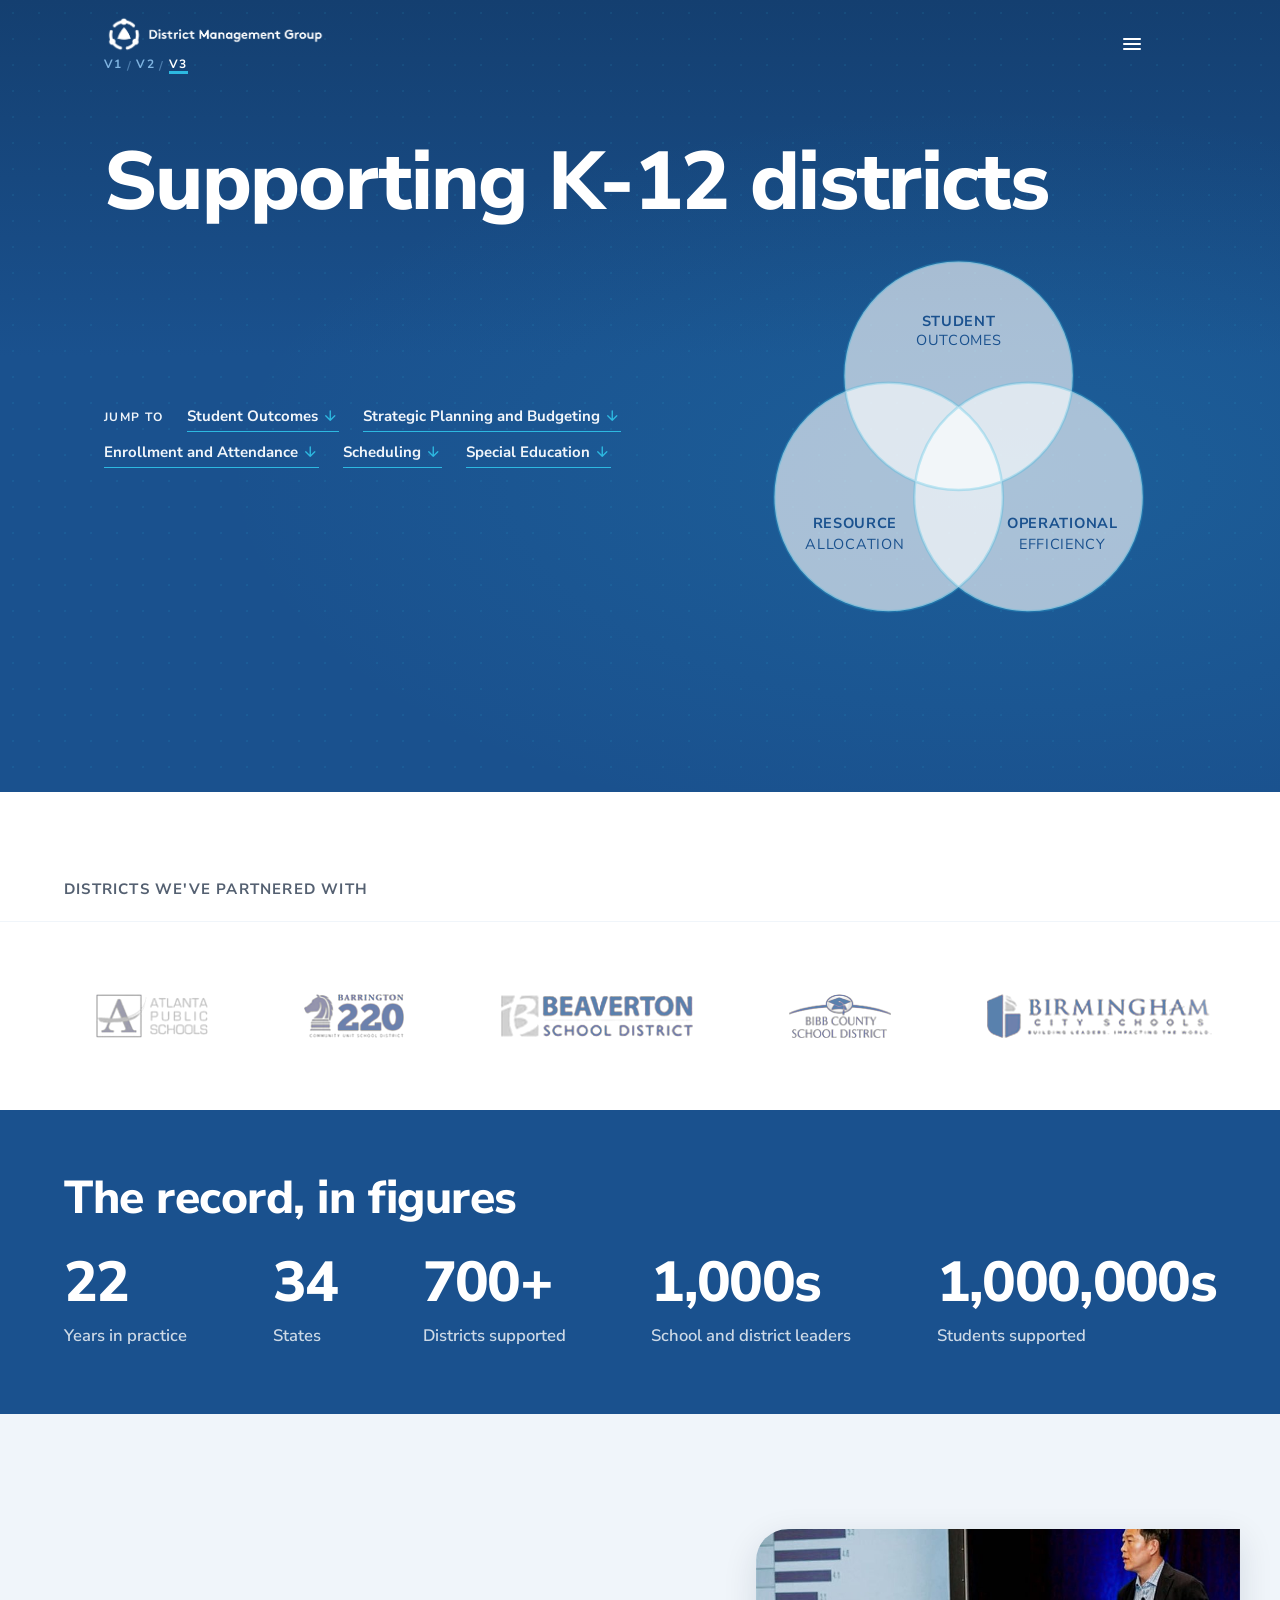
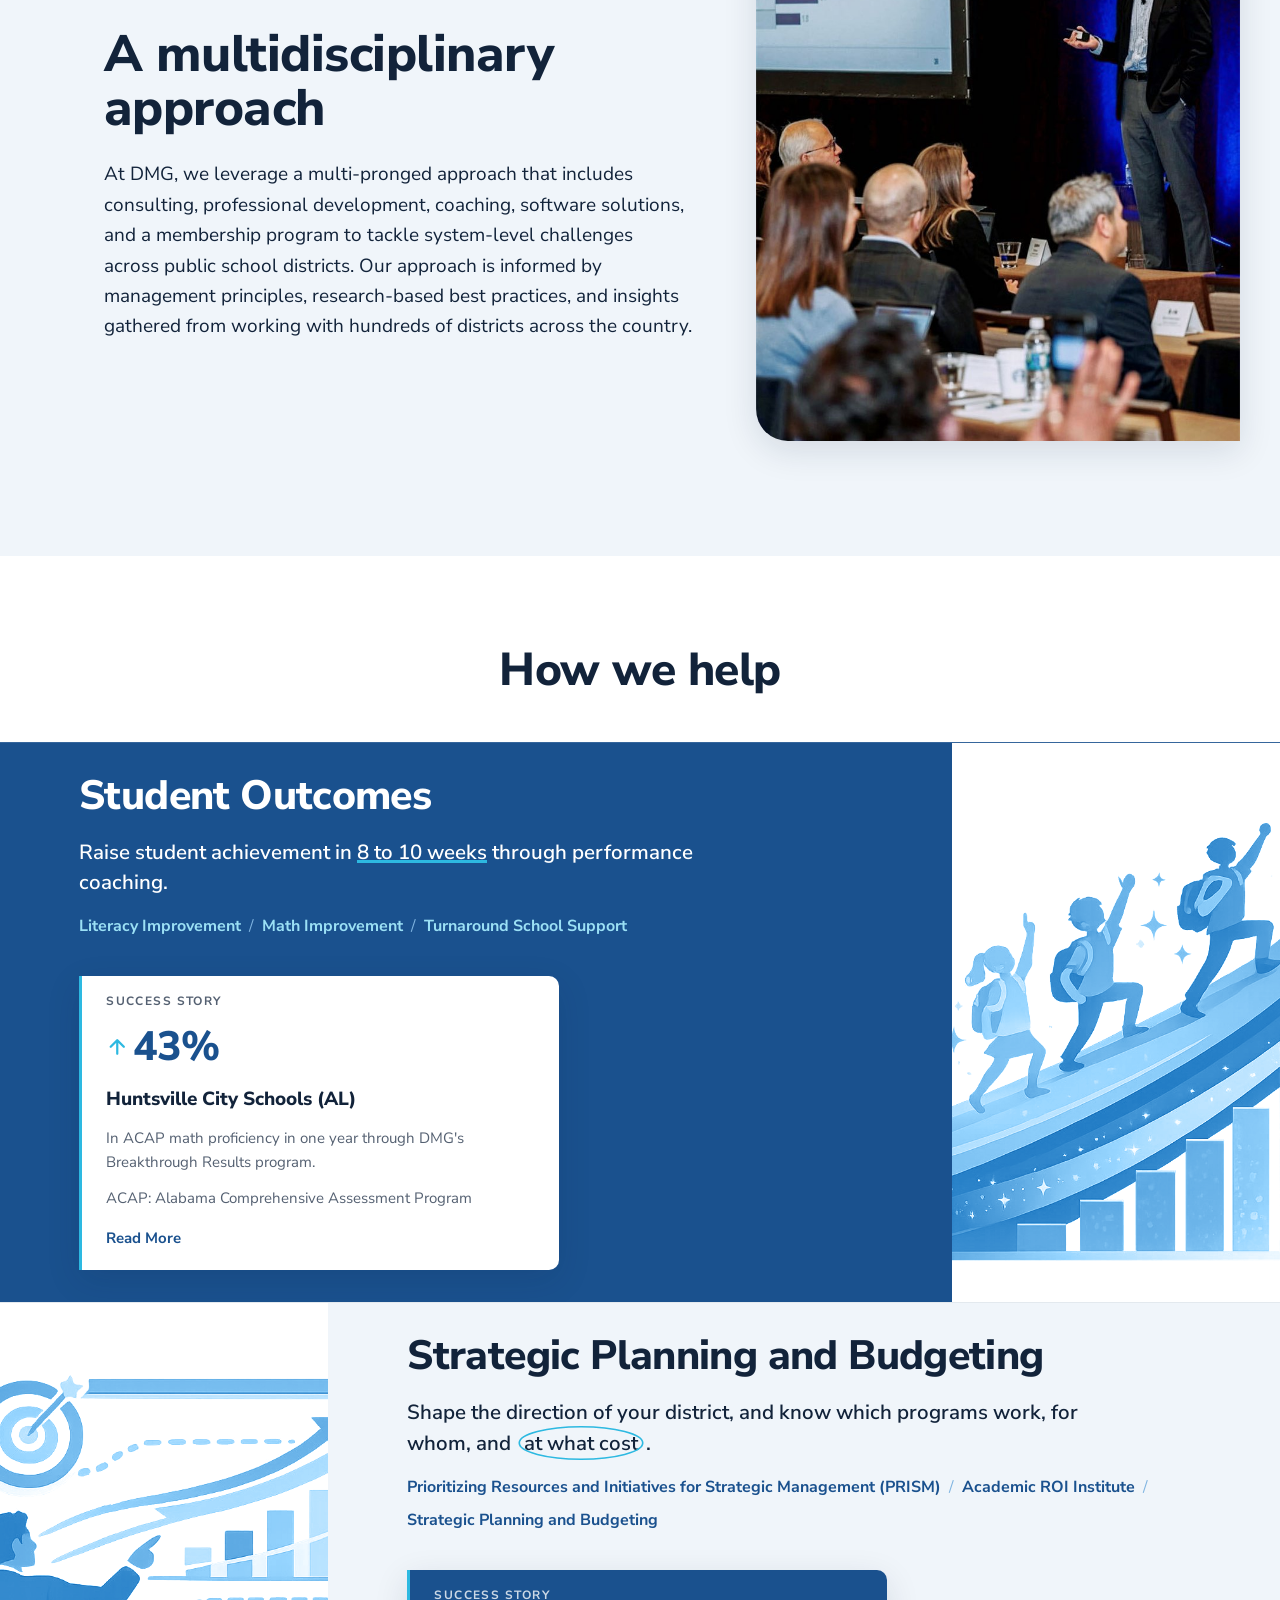
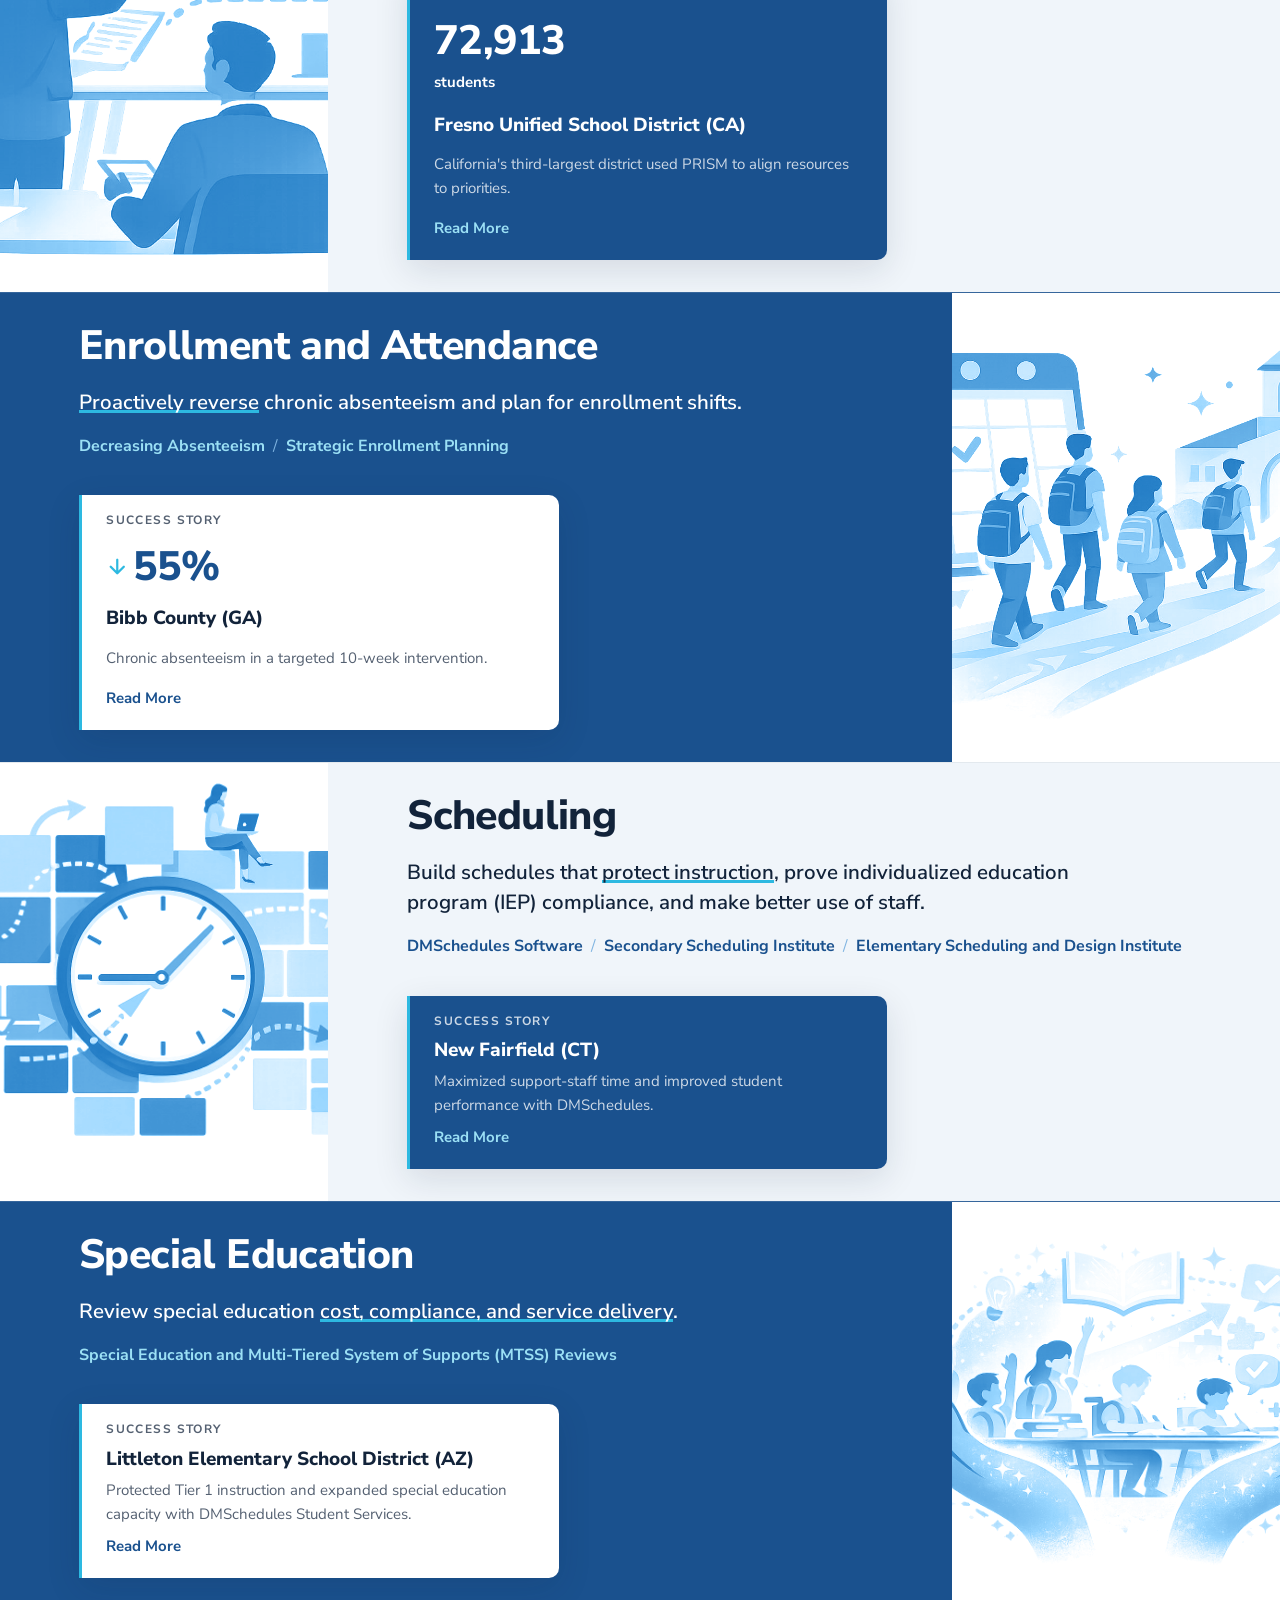
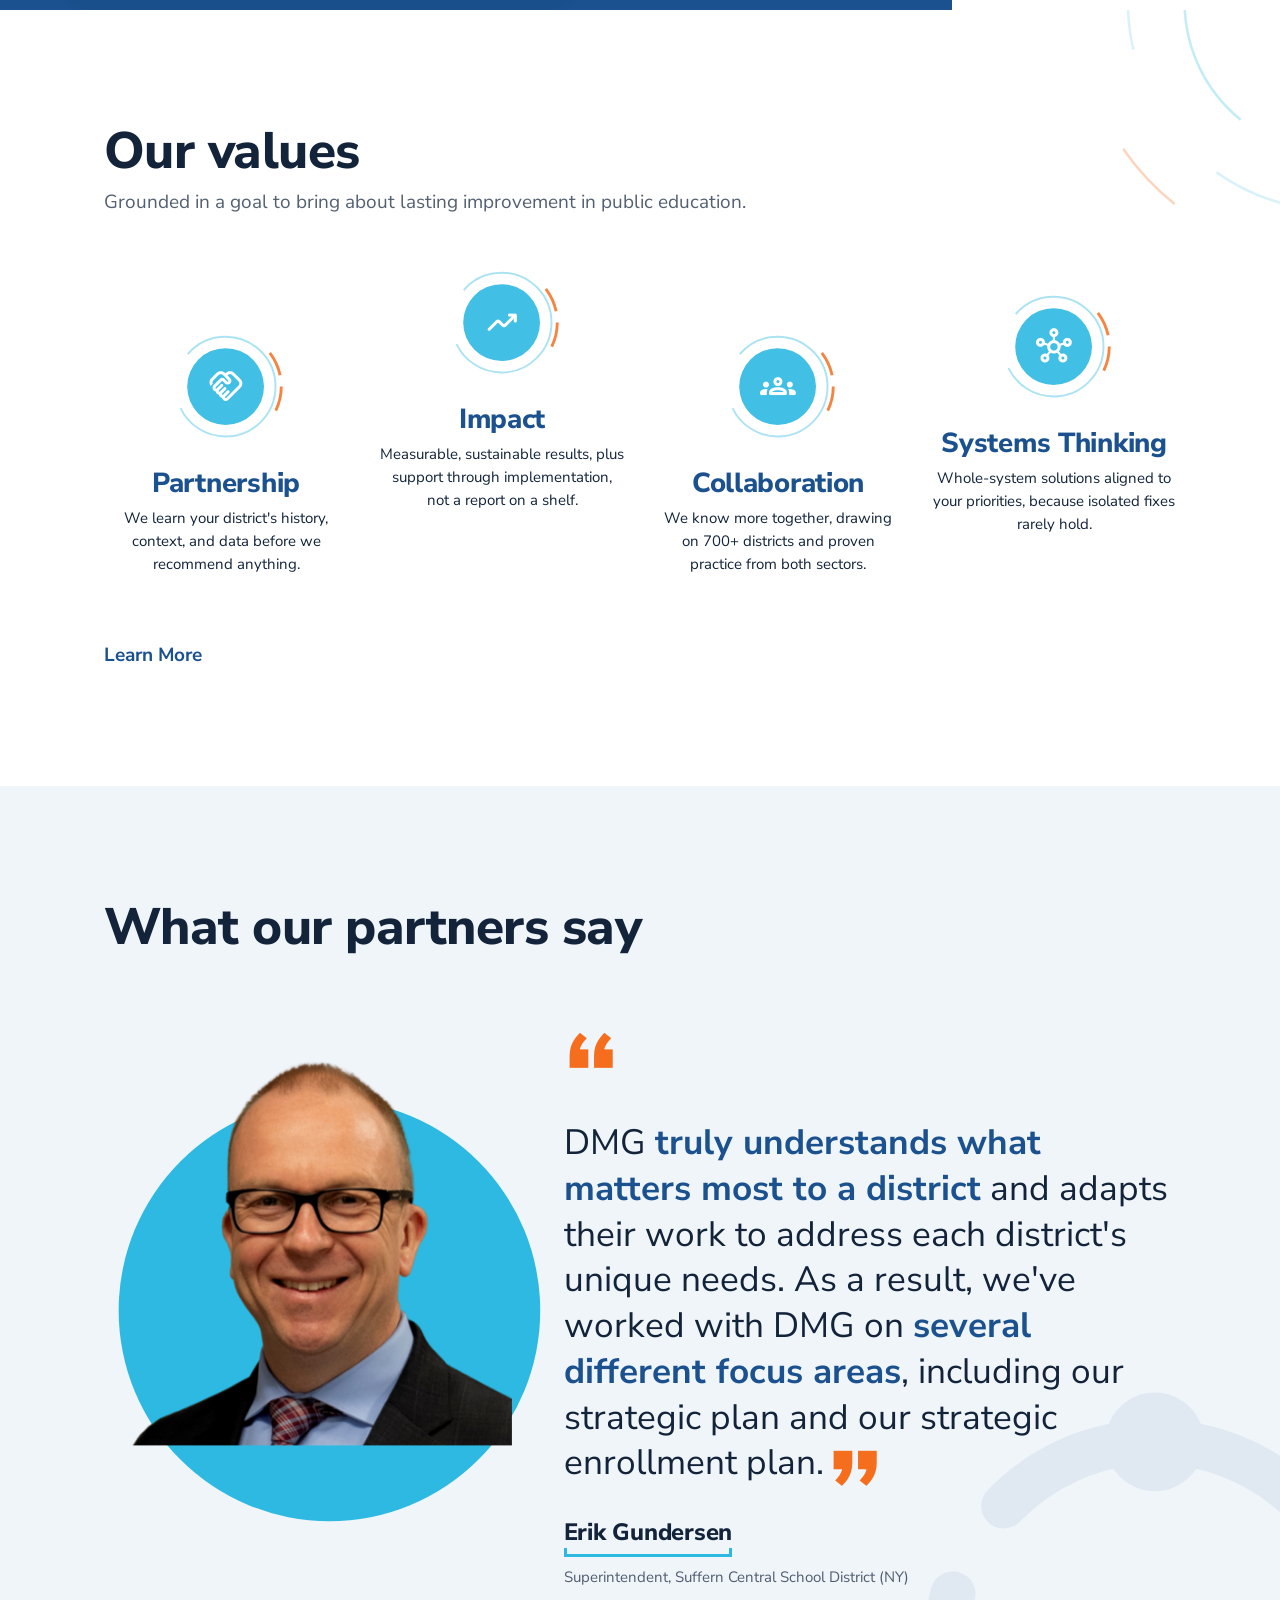
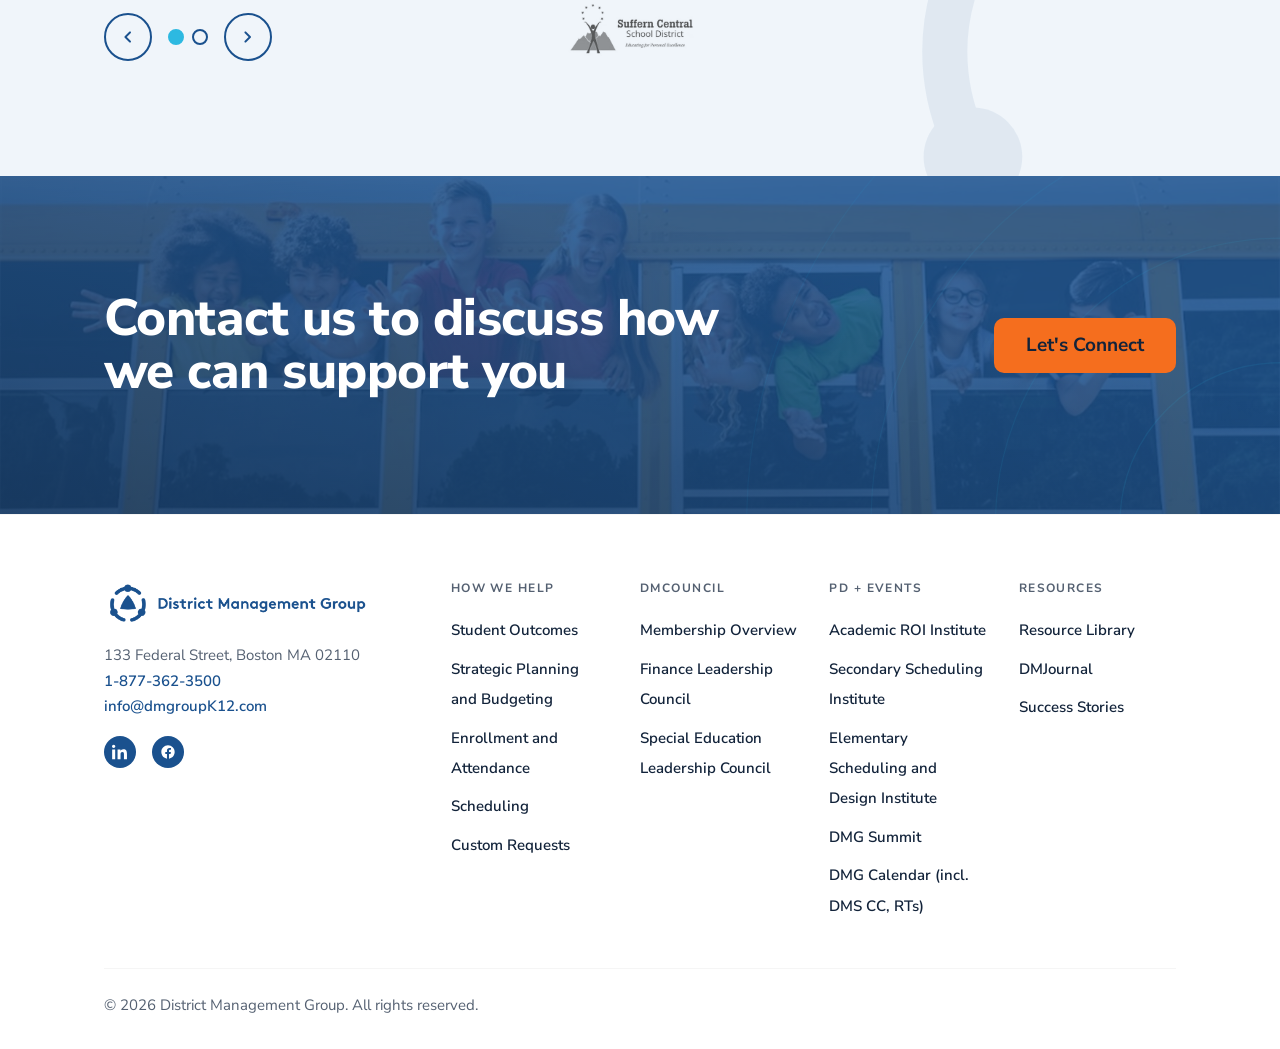
<file: v3.html>
<!DOCTYPE html>
<html lang="en">
<head>
  <meta charset="UTF-8">
  <meta name="viewport" content="width=device-width, initial-scale=1.0">
  <title>District Management Group | Supporting K-12 districts (v3)</title>
  <meta name="description" content="DMG partners with public school districts on student outcomes, strategic planning and budgeting, enrollment and attendance, scheduling, and special education.">
  <link rel="icon" type="image/svg+xml" href="assets/brand/dmg-logo-stacked.svg">
  <script>document.documentElement.classList.add('js');</script>
  <link rel="preconnect" href="https://fonts.googleapis.com">
  <link rel="preconnect" href="https://fonts.gstatic.com" crossorigin>
  <link href="https://fonts.googleapis.com/css2?family=Nunito+Sans:ital,wght@0,400;0,600;0,700;0,800;1,400&display=swap" rel="stylesheet">
  <link href="https://fonts.googleapis.com/css2?family=Material+Symbols+Rounded:opsz,wght,FILL,GRAD@24,400,0,0&display=block" rel="stylesheet">
  <!-- V3 loads ONLY its own copies of the shared files. styles-v3.css and
       main-v3.js started as byte-copies of styles.css and main.js; v3.css and
       v3.js carry everything V3-specific. v1/v2 never load any of these. -->
  <link rel="stylesheet" href="styles-v3.css">
  <link rel="stylesheet" href="v3.css">
</head>
<body>

  <a class="skip-link" href="#main">Skip to content</a>

  <header class="site-nav" id="site-nav">
    <div class="container nav-inner">
      <div class="nav-brand">
        <a class="nav-logo" href="#top" aria-label="District Management Group home">
          <!-- one asset, two colorways: the white PNG is used directly over the hero,
               and re-tinted to Dark Blue via a mask once the nav goes white -->
          <img class="logo-reversed" src="assets/brand/dmg-logo-white.png" alt="District Management Group" width="1844" height="333">
          <span class="logo-standard" role="img" aria-label="District Management Group"></span>
        </a>
        <!-- version switcher. Sized to fit inside the nav's existing height. -->
        <nav class="version-switch" aria-label="Design version">
          <a href="index.html">v1</a>
          <span aria-hidden="true">/</span>
          <a href="v2.html">v2</a>
          <span aria-hidden="true">/</span>
          <a href="v3.html" aria-current="page">v3</a>
        </nav>
      </div>

      <button class="nav-toggle" aria-expanded="false" aria-controls="nav-menu" aria-label="Menu">
        <span class="material-symbols-rounded" aria-hidden="true">menu</span>
      </button>

      <nav aria-label="Primary">
        <ul class="nav-menu" id="nav-menu">
          <li class="nav-item">
            <button type="button" aria-expanded="false" aria-controls="drop-about">About <span class="material-symbols-rounded" aria-hidden="true">expand_more</span></button>
            <ul class="dropdown" id="drop-about">
              <li><a href="#">Our Approach</a></li>
              <li><a href="#">Our Team</a></li>
              <li><a href="#">Careers</a></li>
            </ul>
          </li>
          <li class="nav-item">
            <button type="button" aria-expanded="false" aria-controls="drop-help">How We Help <span class="material-symbols-rounded" aria-hidden="true">expand_more</span></button>
            <!-- layer 2 opens to the side on hover / focus-within -->
            <ul class="dropdown" id="drop-help">
              <li class="has-sub">
                <a href="#row-student-outcomes" data-open-row aria-haspopup="true">Student Outcomes<span class="material-symbols-rounded sub-caret" aria-hidden="true">chevron_right</span></a>
                <ul class="dropdown dropdown--sub">
                  <li><a href="#">Literacy Improvement</a></li>
                  <li><a href="#">Math Improvement</a></li>
                  <li><a href="#">Turnaround School Support</a></li>
                  <li><a href="#">Special Education and MTSS Reviews</a></li>
                </ul>
              </li>
              <li class="has-sub">
                <a href="#row-strategic-planning" data-open-row aria-haspopup="true">Strategic Planning and Budgeting<span class="material-symbols-rounded sub-caret" aria-hidden="true">chevron_right</span></a>
                <ul class="dropdown dropdown--sub">
                  <li><a href="#">Prioritizing Resources and Initiatives for Strategic Management (PRISM)</a></li>
                  <li><a href="#">Academic ROI Institute</a></li>
                  <li><a href="#">Strategic Planning</a></li>
                  <li><a href="#">Strategic Budgeting</a></li>
                </ul>
              </li>
              <li class="has-sub">
                <a href="#row-enrollment" data-open-row aria-haspopup="true">Enrollment and Attendance<span class="material-symbols-rounded sub-caret" aria-hidden="true">chevron_right</span></a>
                <ul class="dropdown dropdown--sub">
                  <li><a href="#">Decreasing Absenteeism</a></li>
                  <li><a href="#">Strategic Enrollment Planning</a></li>
                </ul>
              </li>
              <li class="has-sub">
                <a href="#row-scheduling" data-open-row aria-haspopup="true">Scheduling<span class="material-symbols-rounded sub-caret" aria-hidden="true">chevron_right</span></a>
                <ul class="dropdown dropdown--sub">
                  <li><a href="#">DMSchedules</a></li>
                  <li><a href="#">Secondary Scheduling Institute</a></li>
                  <li><a href="#">Elementary Scheduling and Design Institute</a></li>
                </ul>
              </li>
              <li><a href="#">Custom Requests</a></li>
            </ul>
          </li>
          <li class="nav-item">
            <button type="button" aria-expanded="false" aria-controls="drop-council">DMCouncil <span class="material-symbols-rounded" aria-hidden="true">expand_more</span></button>
            <ul class="dropdown" id="drop-council">
              <li class="has-sub">
                <a href="#" aria-haspopup="true">DMCouncil Membership<span class="material-symbols-rounded sub-caret" aria-hidden="true">chevron_right</span></a>
                <ul class="dropdown dropdown--sub">
                  <li><a href="#">Membership Overview</a></li>
                  <li><a href="#">Finance Leadership Council</a></li>
                  <li><a href="#">Special Education Leadership Council</a></li>
                </ul>
              </li>
              <li><a href="#">DMG Summit</a></li>
            </ul>
          </li>
          <li class="nav-item">
            <button type="button" aria-expanded="false" aria-controls="drop-pd">PD + Events <span class="material-symbols-rounded" aria-hidden="true">expand_more</span></button>
            <ul class="dropdown" id="drop-pd">
              <li><a href="#">Academic ROI Institute</a></li>
              <li><a href="#">Secondary Scheduling Institute</a></li>
              <li><a href="#">Elementary Scheduling and Design Institute</a></li>
              <li><a href="#">DMG Summit</a></li>
              <li><a href="#">DMG Calendar (incl. DMS CC, RTs)</a></li>
            </ul>
          </li>
          <li class="nav-item"><a href="#testimonials-section">Success Stories</a></li>
          <li class="nav-item">
            <button type="button" aria-expanded="false" aria-controls="drop-resources">Resources <span class="material-symbols-rounded" aria-hidden="true">expand_more</span></button>
            <ul class="dropdown" id="drop-resources">
              <li><a href="#">Resource Library</a></li>
              <li><a href="#">DMJournal</a></li>
            </ul>
          </li>
          <li class="nav-item"><a class="btn btn--primary nav-cta" href="#contact">Contact Us</a></li>
        </ul>
      </nav>
    </div>
  </header>

  <main id="main" class="dx">

    <!-- ================= HERO — the logo origin animation, in-flow beside
         the copy so it can never sit behind text. White filled circles carry
         the three focus areas, the figures overlay their rims, the fills
         dissolve to the line-only Venn while the phrases move into the hero
         copy line, and everything resolves into the mark, which stays.
         SMIL cannot be stopped from CSS, so v3.js pins the final frame under
         prefers-reduced-motion and below 768px. ================= -->
    <section class="hero v3-hero" id="top" aria-label="Introduction">
      <div class="container hero-content">
        <h1>Supporting K&#8209;12 districts</h1>
        <div class="hero-lower">
        <div class="hero-text">
          <p class="hero-expertise">in stronger <span class="v3-ph">student outcomes</span>, <span class="v3-ph">operational efficiency</span>, and <span class="v3-ph">resource allocation</span>.</p>
          <nav class="hero-quicklinks" aria-label="How we help">
            <span class="ql-label" aria-hidden="true">Jump to</span>
            <a href="#row-student-outcomes" data-open-row>Student Outcomes<span class="material-symbols-rounded ql-arrow" aria-hidden="true">arrow_downward</span></a>
            <a href="#row-strategic-planning" data-open-row>Strategic Planning and Budgeting<span class="material-symbols-rounded ql-arrow" aria-hidden="true">arrow_downward</span></a>
            <a href="#row-enrollment" data-open-row>Enrollment and Attendance<span class="material-symbols-rounded ql-arrow" aria-hidden="true">arrow_downward</span></a>
            <a href="#row-scheduling" data-open-row>Scheduling<span class="material-symbols-rounded ql-arrow" aria-hidden="true">arrow_downward</span></a>
            <a href="#row-special-education" data-open-row>Special Education<span class="material-symbols-rounded ql-arrow" aria-hidden="true">arrow_downward</span></a>
          </nav>
        </div>

        <div class="v3-origin-wrap" aria-hidden="true">
          <svg class="v3-origin" id="v3-origin" viewBox="0 0 1200 1200" aria-hidden="true" focusable="false">
            <!-- Sequence (~6.6s, plays once, then the mark rests in place):
                 1. three solid white circles FLY IN, each carrying its focus
                    area, and settle into the Venn positions
                 2. the line-only Venn outline fades in over the fills, then
                    the figures appear overlaid, each hugging its own rim
                 3. the fills dissolve to the line-only Venn while the three
                    phrases hand off to the hero copy line as travelling
                    ghost text (timed in v3.js); the figures turn white
                 4. everything resolves into the mark, which stays. -->
            <!-- 1. white circles + labels fly in together -->
            <g transform="translate(0 -1500)">
              <animateTransform attributeName="transform" type="translate" from="0 -1500" to="0 0" begin="0.00s" dur="1.10s" fill="freeze" calcMode="spline" keyTimes="0;1" keySplines="0.4 0 0.2 1"/>
              <circle cx="600.000" cy="377.261" r="315.000" fill="#FFFFFF" opacity="0.62">
                <animate attributeName="opacity" from="0.62" to="0" begin="3.60s" dur="1.00s" fill="freeze"/>
              </circle>
              <g font-family="Nunito Sans, Nunito, Helvetica, Arial, sans-serif" text-anchor="middle" fill="#1A518E" transform="translate(0 0)">
                                <animate attributeName="opacity" from="1" to="0" begin="3.60s" dur="0.50s" fill="freeze"/>
                <text x="600.00" y="240.00" font-size="40" font-weight="700" letter-spacing="1.9">STUDENT</text>
                <text x="600.00" y="292.00" font-size="40" font-weight="400" letter-spacing="1.9">OUTCOMES</text>
              </g>
            </g>
            <g transform="translate(1500 900)">
              <animateTransform attributeName="transform" type="translate" from="1500 900" to="0 0" begin="0.25s" dur="1.10s" fill="freeze" calcMode="spline" keyTimes="0;1" keySplines="0.4 0 0.2 1"/>
              <circle cx="792.897" cy="711.369" r="315.000" fill="#FFFFFF" opacity="0.62">
                <animate attributeName="opacity" from="0.62" to="0" begin="3.60s" dur="1.00s" fill="freeze"/>
              </circle>
              <g font-family="Nunito Sans, Nunito, Helvetica, Arial, sans-serif" text-anchor="middle" fill="#1A518E" transform="translate(0 0)">
                                <animate attributeName="opacity" from="1" to="0" begin="3.90s" dur="0.50s" fill="freeze"/>
                <text x="886.00" y="796.00" font-size="40" font-weight="700" letter-spacing="1.9">OPERATIONAL</text>
                <text x="886.00" y="854.00" font-size="40" font-weight="400" letter-spacing="1.9">EFFICIENCY</text>
              </g>
            </g>
            <g transform="translate(-1500 900)">
              <animateTransform attributeName="transform" type="translate" from="-1500 900" to="0 0" begin="0.50s" dur="1.10s" fill="freeze" calcMode="spline" keyTimes="0;1" keySplines="0.4 0 0.2 1"/>
              <circle cx="407.103" cy="711.369" r="315.000" fill="#FFFFFF" opacity="0.62">
                <animate attributeName="opacity" from="0.62" to="0" begin="3.60s" dur="1.00s" fill="freeze"/>
              </circle>
              <g font-family="Nunito Sans, Nunito, Helvetica, Arial, sans-serif" text-anchor="middle" fill="#1A518E" transform="translate(0 0)">
                                <animate attributeName="opacity" from="1" to="0" begin="4.20s" dur="0.50s" fill="freeze"/>
                <text x="314.00" y="796.00" font-size="40" font-weight="700" letter-spacing="1.9">RESOURCE</text>
                <text x="314.00" y="854.00" font-size="40" font-weight="400" letter-spacing="1.9">ALLOCATION</text>
              </g>
            </g>
            <!-- 3. the line-only Venn the fills dissolve into -->
            <g fill="none" stroke="#2DB9E1" stroke-width="7" opacity="0">
              <animate attributeName="opacity" from="0" to="0.75" begin="1.90s" dur="0.80s" fill="freeze"/>
              <animate attributeName="opacity" from="0.75" to="0" begin="5.80s" dur="1.20s" fill="freeze"/>
              <circle cx="600.000" cy="377.261" r="315.000"/>
              <circle cx="792.897" cy="711.369" r="315.000"/>
              <circle cx="407.103" cy="711.369" r="315.000"/>
            </g>
            <!-- 4. the overlap fills Light Blue, then morphs to the flatter logo triangle -->
            <path d="M -2.481 -135.718 A 4.000 4.000 0 0 1 2.481 -135.718 A 315.000 315.000 0 0 1 118.776 65.711 A 4.000 4.000 0 0 1 116.295 70.008 A 315.000 315.000 0 0 1 -116.295 70.008 A 4.000 4.000 0 0 1 -118.776 65.711 A 315.000 315.000 0 0 1 -2.481 -135.718 Z" transform="translate(600.0 600.0)" fill="#2DB9E1" opacity="0">
              <animate attributeName="opacity" from="0" to="1" begin="4.80s" dur="0.60s" fill="freeze"/>
              <animate attributeName="d" from="M -2.481 -135.718 A 4.000 4.000 0 0 1 2.481 -135.718 A 315.000 315.000 0 0 1 118.776 65.711 A 4.000 4.000 0 0 1 116.295 70.008 A 315.000 315.000 0 0 1 -116.295 70.008 A 4.000 4.000 0 0 1 -118.776 65.711 A 315.000 315.000 0 0 1 -2.481 -135.718 Z" to="M -4.300 -93.967 A 5.846 5.846 0 0 1 4.300 -93.967 A 361.880 361.880 0 0 1 83.528 43.259 A 5.846 5.846 0 0 1 79.227 50.708 A 361.880 361.880 0 0 1 -79.227 50.708 A 5.846 5.846 0 0 1 -83.528 43.259 A 361.880 361.880 0 0 1 -4.300 -93.967 Z" begin="5.40s" dur="1.60s" fill="freeze" calcMode="spline" keyTimes="0;1" keySplines="0.4 0 0.2 1"/>
            </path>
            <!-- 2. the figures, overlaid on their own rims. Light Blue while the
                 fills are white (they straddle fill and dark ground), then white
                 as the ground returns -->
            <g opacity="0">
              <animate attributeName="opacity" from="0" to="1" begin="2.60s" dur="0.70s" fill="freeze" calcMode="spline" keyTimes="0;1" keySplines="0.4 0 0.2 1"/>
              <path d="M 373.410 158.440 A 315.000 315.000 0 0 1 826.590 158.440" fill="none" stroke="#2DB9E1" stroke-width="52.000" stroke-linecap="round">
                <animate attributeName="stroke" from="#2DB9E1" to="#FFFFFF" begin="3.60s" dur="1.20s" fill="freeze"/>
                <animate attributeName="d" from="M 373.410 158.440 A 315.000 315.000 0 0 1 826.590 158.440" to="M 477.712 481.908 A 170.000 170.000 0 0 1 722.288 481.908" begin="5.40s" dur="1.60s" fill="freeze" calcMode="spline" keyTimes="0;1" keySplines="0.4 0 0.2 1"/>
                <animate attributeName="stroke-width" from="52.000" to="36.550" begin="5.40s" dur="1.60s" fill="freeze" calcMode="spline" keyTimes="0;1" keySplines="0.4 0 0.2 1"/>
              </path>
              <circle cx="600.000" cy="62.261" r="52.000" fill="#2DB9E1">
                <animate attributeName="fill" from="#2DB9E1" to="#FFFFFF" begin="3.60s" dur="1.20s" fill="freeze"/>
                <animate attributeName="cy" from="62.261" to="430.000" begin="5.40s" dur="1.60s" fill="freeze" calcMode="spline" keyTimes="0;1" keySplines="0.4 0 0.2 1"/>
                <animate attributeName="r" from="52.000" to="39.950" begin="5.40s" dur="1.60s" fill="freeze" calcMode="spline" keyTimes="0;1" keySplines="0.4 0 0.2 1"/>
              </circle>
            </g>
            <g opacity="0">
              <animate attributeName="opacity" from="0" to="1" begin="2.80s" dur="0.70s" fill="freeze" calcMode="spline" keyTimes="0;1" keySplines="0.4 0 0.2 1"/>
              <path d="M 1095.700 624.540 A 315.000 315.000 0 0 1 869.100 1017.010" fill="none" stroke="#2DB9E1" stroke-width="52.000" stroke-linecap="round">
                <animate attributeName="stroke" from="#2DB9E1" to="#FFFFFF" begin="3.60s" dur="1.20s" fill="freeze"/>
                <animate attributeName="d" from="M 1095.700 624.540 A 315.000 315.000 0 0 1 869.100 1017.010" to="M 763.414 553.142 A 170.000 170.000 0 0 1 641.126 764.950" begin="5.40s" dur="1.60s" fill="freeze" calcMode="spline" keyTimes="0;1" keySplines="0.4 0 0.2 1"/>
                <animate attributeName="stroke-width" from="52.000" to="36.550" begin="5.40s" dur="1.60s" fill="freeze" calcMode="spline" keyTimes="0;1" keySplines="0.4 0 0.2 1"/>
              </path>
              <circle cx="1065.700" cy="868.870" r="52.000" fill="#2DB9E1">
                <animate attributeName="fill" from="#2DB9E1" to="#FFFFFF" begin="3.60s" dur="1.20s" fill="freeze"/>
                <animate attributeName="cx" from="1065.700" to="747.224" begin="5.40s" dur="1.60s" fill="freeze" calcMode="spline" keyTimes="0;1" keySplines="0.4 0 0.2 1"/>
                <animate attributeName="cy" from="868.870" to="685.000" begin="5.40s" dur="1.60s" fill="freeze" calcMode="spline" keyTimes="0;1" keySplines="0.4 0 0.2 1"/>
                <animate attributeName="r" from="52.000" to="39.950" begin="5.40s" dur="1.60s" fill="freeze" calcMode="spline" keyTimes="0;1" keySplines="0.4 0 0.2 1"/>
              </circle>
            </g>
            <g opacity="0">
              <animate attributeName="opacity" from="0" to="1" begin="3.00s" dur="0.70s" fill="freeze" calcMode="spline" keyTimes="0;1" keySplines="0.4 0 0.2 1"/>
              <path d="M 330.900 1017.010 A 315.000 315.000 0 0 1 104.300 624.540" fill="none" stroke="#2DB9E1" stroke-width="52.000" stroke-linecap="round">
                <animate attributeName="stroke" from="#2DB9E1" to="#FFFFFF" begin="3.60s" dur="1.20s" fill="freeze"/>
                <animate attributeName="d" from="M 330.900 1017.010 A 315.000 315.000 0 0 1 104.300 624.540" to="M 558.874 764.950 A 170.000 170.000 0 0 1 436.586 553.142" begin="5.40s" dur="1.60s" fill="freeze" calcMode="spline" keyTimes="0;1" keySplines="0.4 0 0.2 1"/>
                <animate attributeName="stroke-width" from="52.000" to="36.550" begin="5.40s" dur="1.60s" fill="freeze" calcMode="spline" keyTimes="0;1" keySplines="0.4 0 0.2 1"/>
              </path>
              <circle cx="134.300" cy="868.870" r="52.000" fill="#2DB9E1">
                <animate attributeName="fill" from="#2DB9E1" to="#FFFFFF" begin="3.60s" dur="1.20s" fill="freeze"/>
                <animate attributeName="cx" from="134.300" to="452.776" begin="5.40s" dur="1.60s" fill="freeze" calcMode="spline" keyTimes="0;1" keySplines="0.4 0 0.2 1"/>
                <animate attributeName="cy" from="868.870" to="685.000" begin="5.40s" dur="1.60s" fill="freeze" calcMode="spline" keyTimes="0;1" keySplines="0.4 0 0.2 1"/>
                <animate attributeName="r" from="52.000" to="39.950" begin="5.40s" dur="1.60s" fill="freeze" calcMode="spline" keyTimes="0;1" keySplines="0.4 0 0.2 1"/>
              </circle>
            </g>
          </svg>
        </div>

        </div>
      </div>
    </section>

    <!-- ============ 03 PARTNERS (shared v1 marquee treatment) ============ -->
    <section class="dx-sec dx-sec--flush" id="dx-03">
      <div class="dx-wrap"><h2 class="dx-eyebrow" id="marquee-title">Districts we've partnered with</h2></div>

    <section class="logo-marquee marquee--tinted" id="logo-marquee" aria-labelledby="marquee-title">
      
      <div class="marquee">
        <ul class="marquee-track">
          <li class="mlogo"><img src="assets/img/logos/atlanta-public-schools.png" alt="Atlanta Public Schools" width="459" height="180" loading="lazy"></li>
          <li class="mlogo"><img src="assets/img/logos/barrington-220-community-unit-school-district.png" alt="Barrington 220 Community Unit School District" width="410" height="180" loading="lazy"></li>
          <li class="mlogo"><img src="assets/img/logos/beaverton-school-district.png" alt="Beaverton School District" width="786" height="180" loading="lazy"></li>
          <li class="mlogo"><img src="assets/img/logos/bibb-county-school-district.png" alt="Bibb County School District" width="420" height="180" loading="lazy"></li>
          <li class="mlogo"><img src="assets/img/logos/birmingham-city-schools.png" alt="Birmingham City Schools" width="920" height="180" loading="lazy"></li>
          <li class="mlogo"><img src="assets/img/logos/boston-public-schools.png" alt="Boston Public Schools" width="344" height="180" loading="lazy"></li>
          <li class="mlogo"><img src="assets/img/logos/boulder-valley-school-district.png" alt="Boulder Valley School District" width="750" height="180" loading="lazy"></li>
          <li class="mlogo"><img src="assets/img/logos/chelmsford-public-schools.png" alt="Chelmsford Public Schools" width="268" height="180" loading="lazy"></li>
          <li class="mlogo"><img src="assets/img/logos/fairfax-county-public-schools.png" alt="Fairfax County Public Schools" width="270" height="180" loading="lazy"></li>
          <li class="mlogo"><img src="assets/img/logos/farmington-public-schools.png" alt="Farmington Public Schools" width="591" height="180" loading="lazy"></li>
          <li class="mlogo"><img src="assets/img/logos/fort-worth-independent-school-district.png" alt="Fort Worth Independent School District" width="734" height="180" loading="lazy"></li>
          <li class="mlogo"><img src="assets/img/logos/fresno-unified-school-district.png" alt="Fresno Unified School District" width="345" height="180" loading="lazy"></li>
          <li class="mlogo"><img src="assets/img/logos/grand-island-public-schools.png" alt="Grand Island Public Schools" width="320" height="180" loading="lazy"></li>
          <li class="mlogo"><img src="assets/img/logos/gwinnett-county-public-schools.png" alt="Gwinnett County Public Schools" width="261" height="180" loading="lazy"></li>
          <li class="mlogo"><img src="assets/img/logos/indian-prairie-school-district-204.png" alt="Indian Prairie School District 204" width="432" height="180" loading="lazy"></li>
          <li class="mlogo"><img src="assets/img/logos/iowa-city-community-school-district.png" alt="Iowa City Community School District" width="322" height="180" loading="lazy"></li>
          <li class="mlogo"><img src="assets/img/logos/killeen-independent-school-district.png" alt="Killeen Independent School District" width="333" height="180" loading="lazy"></li>
          <li class="mlogo"><img src="assets/img/logos/kyrene-school-district.png" alt="Kyrene School District" width="652" height="180" loading="lazy"></li>
          <li class="mlogo"><img src="assets/img/logos/lc.png" alt="LC" width="192" height="180" loading="lazy"></li>
          <li class="mlogo"><img src="assets/img/logos/los-angeles-unified-school-district.png" alt="Los Angeles Unified School District" width="178" height="180" loading="lazy"></li>
          <li class="mlogo"><img src="assets/img/logos/millcreek-township-school-district.png" alt="Millcreek Township School District" width="250" height="180" loading="lazy"></li>
          <li class="mlogo"><img src="assets/img/logos/mounds-view-public-schools.png" alt="Mounds View Public Schools" width="668" height="180" loading="lazy"></li>
          <li class="mlogo"><img src="assets/img/logos/nebraska-department-of-education.png" alt="Nebraska Department of Education" width="180" height="180" loading="lazy"></li>
          <li class="mlogo"><img src="assets/img/logos/newport-news-public-schools.png" alt="Newport News Public Schools" width="162" height="180" loading="lazy"></li>
          <li class="mlogo"><img src="assets/img/logos/nf.png" alt="NF" width="180" height="180" loading="lazy"></li>
          <li class="mlogo"><img src="assets/img/logos/port-chester-public-schools.png" alt="Port Chester Public Schools" width="748" height="180" loading="lazy"></li>
          <li class="mlogo"><img src="assets/img/logos/providence-schools.png" alt="Providence Schools" width="423" height="180" loading="lazy"></li>
          <li class="mlogo"><img src="assets/img/logos/ride-rhode-island-department-of-education.png" alt="RIDE Rhode Island Department of Education" width="638" height="180" loading="lazy"></li>
          <li class="mlogo"><img src="assets/img/logos/rockford-public-schools.png" alt="Rockford Public Schools" width="700" height="180" loading="lazy"></li>
          <li class="mlogo"><img src="assets/img/logos/san-bernardino-city-unified-school-district.png" alt="San Bernardino City Unified School District" width="180" height="180" loading="lazy"></li>
          <li class="mlogo"><img src="assets/img/logos/saratoga-springs-city-school-district.png" alt="Saratoga Springs City School District" width="400" height="180" loading="lazy"></li>
          <li class="mlogo"><img src="assets/img/logos/school-district-of-lancaster.png" alt="School District of Lancaster" width="272" height="180" loading="lazy"></li>
          <li class="mlogo"><img src="assets/img/logos/school-district-u-46.png" alt="School District U-46" width="182" height="180" loading="lazy"></li>
          <li class="mlogo"><img src="assets/img/logos/seattle-public-schools.png" alt="Seattle Public Schools" width="483" height="180" loading="lazy"></li>
          <li class="mlogo"><img src="assets/img/logos/sioux-falls-school-district.png" alt="Sioux Falls School District" width="180" height="180" loading="lazy"></li>
          <li class="mlogo"><img src="assets/img/logos/south-san-antonio-independent-school-district.png" alt="South San Antonio Independent School District" width="177" height="180" loading="lazy"></li>
          <li class="mlogo"><img src="assets/img/logos/the-school-district-of-philadelphia.png" alt="The School District of Philadelphia" width="177" height="180" loading="lazy"></li>
          <li class="mlogo"><img src="assets/img/logos/utica.png" alt="Utica" width="207" height="180" loading="lazy"></li>
          <li class="mlogo"><img src="assets/img/logos/wake-county-public-school-system.png" alt="Wake County Public School System" width="818" height="180" loading="lazy"></li>
          <li class="mlogo"><img src="assets/img/logos/webster-parish-schools.png" alt="Webster Parish Schools" width="180" height="180" loading="lazy"></li>
          <li class="mlogo"><img src="assets/img/logos/wilmette-public-schools-district-39.png" alt="Wilmette Public Schools District 39" width="213" height="180" loading="lazy"></li>
          <li class="mlogo"><img src="assets/img/logos/wilson-school-district.png" alt="Wilson School District" width="150" height="180" loading="lazy"></li>
        </ul>
        <ul class="marquee-track" aria-hidden="true">
          <li class="mlogo"><img src="assets/img/logos/atlanta-public-schools.png" alt="" width="459" height="180" loading="lazy"></li>
          <li class="mlogo"><img src="assets/img/logos/barrington-220-community-unit-school-district.png" alt="" width="410" height="180" loading="lazy"></li>
          <li class="mlogo"><img src="assets/img/logos/beaverton-school-district.png" alt="" width="786" height="180" loading="lazy"></li>
          <li class="mlogo"><img src="assets/img/logos/bibb-county-school-district.png" alt="" width="420" height="180" loading="lazy"></li>
          <li class="mlogo"><img src="assets/img/logos/birmingham-city-schools.png" alt="" width="920" height="180" loading="lazy"></li>
          <li class="mlogo"><img src="assets/img/logos/boston-public-schools.png" alt="" width="344" height="180" loading="lazy"></li>
          <li class="mlogo"><img src="assets/img/logos/boulder-valley-school-district.png" alt="" width="750" height="180" loading="lazy"></li>
          <li class="mlogo"><img src="assets/img/logos/chelmsford-public-schools.png" alt="" width="268" height="180" loading="lazy"></li>
          <li class="mlogo"><img src="assets/img/logos/fairfax-county-public-schools.png" alt="" width="270" height="180" loading="lazy"></li>
          <li class="mlogo"><img src="assets/img/logos/farmington-public-schools.png" alt="" width="591" height="180" loading="lazy"></li>
          <li class="mlogo"><img src="assets/img/logos/fort-worth-independent-school-district.png" alt="" width="734" height="180" loading="lazy"></li>
          <li class="mlogo"><img src="assets/img/logos/fresno-unified-school-district.png" alt="" width="345" height="180" loading="lazy"></li>
          <li class="mlogo"><img src="assets/img/logos/grand-island-public-schools.png" alt="" width="320" height="180" loading="lazy"></li>
          <li class="mlogo"><img src="assets/img/logos/gwinnett-county-public-schools.png" alt="" width="261" height="180" loading="lazy"></li>
          <li class="mlogo"><img src="assets/img/logos/indian-prairie-school-district-204.png" alt="" width="432" height="180" loading="lazy"></li>
          <li class="mlogo"><img src="assets/img/logos/iowa-city-community-school-district.png" alt="" width="322" height="180" loading="lazy"></li>
          <li class="mlogo"><img src="assets/img/logos/killeen-independent-school-district.png" alt="" width="333" height="180" loading="lazy"></li>
          <li class="mlogo"><img src="assets/img/logos/kyrene-school-district.png" alt="" width="652" height="180" loading="lazy"></li>
          <li class="mlogo"><img src="assets/img/logos/lc.png" alt="" width="192" height="180" loading="lazy"></li>
          <li class="mlogo"><img src="assets/img/logos/los-angeles-unified-school-district.png" alt="" width="178" height="180" loading="lazy"></li>
          <li class="mlogo"><img src="assets/img/logos/millcreek-township-school-district.png" alt="" width="250" height="180" loading="lazy"></li>
          <li class="mlogo"><img src="assets/img/logos/mounds-view-public-schools.png" alt="" width="668" height="180" loading="lazy"></li>
          <li class="mlogo"><img src="assets/img/logos/nebraska-department-of-education.png" alt="" width="180" height="180" loading="lazy"></li>
          <li class="mlogo"><img src="assets/img/logos/newport-news-public-schools.png" alt="" width="162" height="180" loading="lazy"></li>
          <li class="mlogo"><img src="assets/img/logos/nf.png" alt="" width="180" height="180" loading="lazy"></li>
          <li class="mlogo"><img src="assets/img/logos/port-chester-public-schools.png" alt="" width="748" height="180" loading="lazy"></li>
          <li class="mlogo"><img src="assets/img/logos/providence-schools.png" alt="" width="423" height="180" loading="lazy"></li>
          <li class="mlogo"><img src="assets/img/logos/ride-rhode-island-department-of-education.png" alt="" width="638" height="180" loading="lazy"></li>
          <li class="mlogo"><img src="assets/img/logos/rockford-public-schools.png" alt="" width="700" height="180" loading="lazy"></li>
          <li class="mlogo"><img src="assets/img/logos/san-bernardino-city-unified-school-district.png" alt="" width="180" height="180" loading="lazy"></li>
          <li class="mlogo"><img src="assets/img/logos/saratoga-springs-city-school-district.png" alt="" width="400" height="180" loading="lazy"></li>
          <li class="mlogo"><img src="assets/img/logos/school-district-of-lancaster.png" alt="" width="272" height="180" loading="lazy"></li>
          <li class="mlogo"><img src="assets/img/logos/school-district-u-46.png" alt="" width="182" height="180" loading="lazy"></li>
          <li class="mlogo"><img src="assets/img/logos/seattle-public-schools.png" alt="" width="483" height="180" loading="lazy"></li>
          <li class="mlogo"><img src="assets/img/logos/sioux-falls-school-district.png" alt="" width="180" height="180" loading="lazy"></li>
          <li class="mlogo"><img src="assets/img/logos/south-san-antonio-independent-school-district.png" alt="" width="177" height="180" loading="lazy"></li>
          <li class="mlogo"><img src="assets/img/logos/the-school-district-of-philadelphia.png" alt="" width="177" height="180" loading="lazy"></li>
          <li class="mlogo"><img src="assets/img/logos/utica.png" alt="" width="207" height="180" loading="lazy"></li>
          <li class="mlogo"><img src="assets/img/logos/wake-county-public-school-system.png" alt="" width="818" height="180" loading="lazy"></li>
          <li class="mlogo"><img src="assets/img/logos/webster-parish-schools.png" alt="" width="180" height="180" loading="lazy"></li>
          <li class="mlogo"><img src="assets/img/logos/wilmette-public-schools-district-39.png" alt="" width="213" height="180" loading="lazy"></li>
          <li class="mlogo"><img src="assets/img/logos/wilson-school-district.png" alt="" width="150" height="180" loading="lazy"></li>
        </ul>
      </div>
    </section>
    </section>



    <!-- ============ 02 THE RECORD, IN FIGURES — stepped ledger ============ -->
    <section class="dx-sec dx-ledger" id="dx-02" aria-labelledby="dx-02-t">
      <div class="dx-wrap">
        <h2 id="dx-02-t" class="dx-h2" data-reveal>The record, in figures</h2>

        <dl class="dx-figs">
          <div class="stat dx-fig" data-reveal style="--stagger:0">
            <dt>Years in practice</dt>
            <dd><span class="count" data-target="22">22</span></dd>
          </div>
          <div class="stat dx-fig" data-reveal style="--stagger:1">
            <dt>States</dt>
            <dd><span class="count" data-target="34">34</span></dd>
          </div>
          <div class="stat dx-fig" data-reveal style="--stagger:2">
            <dt>Districts supported</dt>
            <dd><span class="count" data-target="700" data-suffix="+">700+</span></dd>
          </div>
          <div class="stat dx-fig" data-reveal style="--stagger:3">
            <dt>School and district leaders</dt>
            <dd><span class="count" data-target="1000" data-format="comma" data-suffix="s">1,000s</span></dd>
          </div>
          <div class="stat dx-fig" data-reveal style="--stagger:4">
            <dt>Students supported</dt>
            <dd><span class="count" data-target="1000000" data-format="comma" data-suffix="s">1,000,000s</span></dd>
          </div>
        </dl>
      </div>
    </section>



    <!-- ================= A MULTIDISCIPLINARY APPROACH — V1's layout, with the
         underline and circle emphasis removed so it reads as a statement
         section. The marks stay everywhere else. ================= -->
    <section class="approach section" aria-labelledby="approach-title">
      <div class="container">
        <div class="approach-grid">
          <div class="approach-copy" data-reveal>
            <h2 id="approach-title">A multidisciplinary approach</h2>
            <p class="body-copy">At DMG, we leverage a multi-pronged approach that includes consulting, professional development, coaching, software solutions, and a membership program to tackle system-level challenges across public school districts. Our approach is informed by management principles, research-based best practices, and insights gathered from working with hundreds of districts across the country.</p>
          </div>
          <div class="approach-photo" data-reveal style="--stagger: 1;">
            <svg class="approach-arcs" viewBox="0 0 400 400" aria-hidden="true">
              <g fill="none" stroke-width="2">
                <circle cx="60" cy="340" r="120" stroke="var(--dmg-light-blue)" opacity="0.55" stroke-dasharray="150 60"/>
                <circle cx="60" cy="340" r="150" stroke="var(--dmg-light-blue)" opacity="0.35" stroke-dasharray="110 70"/>
                <circle cx="60" cy="340" r="180" stroke="var(--dmg-orange)" opacity="0.45" stroke-dasharray="70 260"/>
              </g>
            </svg>
            <img src="assets/img/approach-summit.jpg" alt="A DMG Summit speaker presenting data to district leaders" width="820" height="1100" loading="lazy">
          </div>
        </div>
      </div>
    </section>

    <!-- ============ 05 HOW WE HELP — five chapter spreads ============ -->
    <section class="dx-hwh" id="dx-05" aria-labelledby="dx-05-t">
      <header class="dx-wrap dx-hwh-head">
        <h2 id="dx-05-t" class="dx-h2" data-reveal>How we help</h2>
      </header>

      <article class="dx-ch dx-ch--dark" id="row-student-outcomes">
        <div class="dx-ch-body" data-reveal>
          <h3>Student Outcomes</h3>
          <p class="dx-ch-lede">Raise student achievement in <span class="mark" style="--mark-i:0">8 to 10 weeks</span> through performance coaching.</p>
          <p class="dx-ch-links"><a href="#">Literacy Improvement</a><i>/</i><a href="#">Math Improvement</a><i>/</i><a href="#">Turnaround School Support</a></p>
          <aside class="dx-proof stat">
            <span class="dx-proof-k">Success story</span>
            <span class="dx-proof-fig"><span class="material-symbols-rounded" aria-hidden="true">arrow_upward</span><span class="count" data-target="43" data-suffix="%" aria-hidden="true">43%</span><span class="visually-hidden">Up 43 percent</span></span>
            <span class="dx-proof-d">Huntsville City Schools (AL)</span>
            <p>In ACAP math proficiency in one year through DMG's Breakthrough Results program.</p>
            <p class="dx-proof-n">ACAP: Alabama Comprehensive Assessment Program</p>
            <a class="dx-more link" href="#">Read More</a>
          </aside>
        </div>
        <figure class="dx-ch-media dx-duo">
          <img src="assets/img/focus/student-outcomes.jpg" alt="Illustration of four students climbing a rising arrow, with a gauge and a growing bar chart beneath them" width="1536" height="1024" loading="lazy">
        </figure>
      </article>

      <article class="dx-ch dx-ch--flip dx-ch--tint" id="row-strategic-planning">
        <div class="dx-ch-body" data-reveal>
          <h3>Strategic Planning and Budgeting</h3>
          <p class="dx-ch-lede">Shape the direction of your district, and know which programs work, for whom, and <span class="mark mark--circle" style="--mark-i:0">at what cost<svg viewBox="0 0 200 60" preserveAspectRatio="none" aria-hidden="true"><ellipse cx="100" cy="30" rx="95" ry="25" pathLength="100"/></svg></span>.</p>
          <p class="dx-ch-links"><a href="#">Prioritizing Resources and Initiatives for Strategic Management (PRISM)</a><i>/</i><a href="#">Academic ROI Institute</a><i>/</i><a href="#">Strategic Planning and Budgeting</a></p>
          <aside class="dx-proof stat">
            <span class="dx-proof-k">Success story</span>
            <span class="dx-proof-fig"><span class="count" data-target="73000" data-format="comma">73,000</span></span>
            <span class="dx-proof-u">students</span>
            <span class="dx-proof-d">Fresno Unified School District (CA)</span>
            <p>California's third-largest district used PRISM to align resources to priorities.</p>
            <a class="dx-more link" href="#">Read More</a>
          </aside>
        </div>
        <figure class="dx-ch-media dx-duo">
          <img src="assets/img/focus/strategic-planning-and-budgeting.jpg" alt="Illustration of a district leadership team reviewing a target, growth charts, and a budget on a large planning board" width="1536" height="1024" loading="lazy">
        </figure>
      </article>

      <article class="dx-ch dx-ch--dark" id="row-enrollment">
        <div class="dx-ch-body" data-reveal>
          <h3>Enrollment and Attendance</h3>
          <p class="dx-ch-lede"><span class="mark" style="--mark-i:0">Proactively reverse</span> chronic absenteeism and plan for enrollment shifts.</p>
          <p class="dx-ch-links"><a href="#">Decreasing Absenteeism</a><i>/</i><a href="#">Strategic Enrollment Planning</a></p>
          <aside class="dx-proof stat">
            <span class="dx-proof-k">Success story</span>
            <span class="dx-proof-fig"><span class="material-symbols-rounded" aria-hidden="true">arrow_downward</span><span class="count" data-target="56" data-suffix="%" aria-hidden="true">56%</span><span class="visually-hidden">Down 56 percent</span></span>
            <span class="dx-proof-d">Bibb County (GA)</span>
            <p>Chronic absenteeism in a targeted 10-week intervention.</p>
            <a class="dx-more link" href="#">Read More</a>
          </aside>
        </div>
        <figure class="dx-ch-media dx-duo">
          <img src="assets/img/focus/enrollment-and-attendance.jpg" alt="Illustration of students walking a path toward a school building, framed by a checked-off calendar and an attendance checklist" width="1536" height="1024" loading="lazy">
        </figure>
      </article>

      <article class="dx-ch dx-ch--flip dx-ch--tint" id="row-scheduling">
        <div class="dx-ch-body" data-reveal>
          <h3>Scheduling</h3>
          <p class="dx-ch-lede">Build schedules that <span class="mark" style="--mark-i:0">protect instruction</span>, prove individualized education program (IEP) compliance, and make better use of staff.</p>
          <p class="dx-ch-links"><a href="#">DMSchedules Software</a><i>/</i><a href="#">Secondary Scheduling Institute</a><i>/</i><a href="#">Elementary Scheduling and Design Institute</a></p>
          <aside class="dx-proof dx-proof--nostat">
            <span class="dx-proof-k">Success story</span>
            <span class="dx-proof-d">New Fairfield (CT)</span>
            <p>Maximized support-staff time and improved student performance with DMSchedules.</p>
            <a class="dx-more link" href="#">Read More</a>
          </aside>
        </div>
        <figure class="dx-ch-media dx-duo">
          <img src="assets/img/focus/scheduling.jpg" alt="Illustration of a clock surrounded by staff moving schedule blocks into place" width="1536" height="1024" loading="lazy">
        </figure>
      </article>

      <article class="dx-ch dx-ch--dark" id="row-special-education">
        <div class="dx-ch-body" data-reveal>
          <h3>Special Education</h3>
          <p class="dx-ch-lede">Review special education <span class="mark" style="--mark-i:0">cost, compliance, and service delivery</span>.</p>
          <p class="dx-ch-links"><a href="#">Special Education and Multi-Tiered System of Supports (MTSS) Reviews</a></p>
          <aside class="dx-proof dx-proof--nostat">
            <span class="dx-proof-k">Success story</span>
            <span class="dx-proof-d">Littleton Elementary School District (AZ)</span>
            <p>Protected Tier 1 instruction and expanded special education capacity with DMSchedules Student Services.</p>
            <a class="dx-more link" href="#">Read More</a>
          </aside>
        </div>
        <figure class="dx-ch-media dx-duo">
          <img src="assets/img/focus/special-education.jpg" alt="Illustration of open hands holding a classroom of students learning together at a shared table" width="1536" height="1024" loading="lazy">
        </figure>
      </article>
    </section>



    <!-- ================= OUR VALUES ================= -->
    <section class="values section" aria-labelledby="values-title">
      <svg class="values-arcs" viewBox="0 0 400 400" aria-hidden="true"><g fill="none" stroke-width="2"><circle cx="330" cy="70" r="120" stroke="var(--dmg-light-blue)" opacity="0.28" stroke-dasharray="180 90"/><circle cx="330" cy="70" r="165" stroke="var(--dmg-light-blue)" opacity="0.18" stroke-dasharray="120 120"/><circle cx="330" cy="70" r="205" stroke="var(--dmg-orange)" opacity="0.3" stroke-dasharray="60 400"/></g></svg>
      <div class="container">
        <h2 id="values-title" data-reveal>Our values</h2>
        <p class="values-sub" data-reveal style="--stagger: 1;">Grounded in a goal to bring about lasting improvement in public education.</p>
        <ul class="values-grid">
          <li class="value-tile" data-reveal style="--stagger: 0;">
            <span class="value-orb" aria-hidden="true"><svg viewBox="0 0 120 120"><circle class="orb-disc" cx="60" cy="60" r="40"/><g class="orb-spin"><circle class="orb-ring" cx="60" cy="60" r="52" stroke-dasharray="140 60"/><circle class="orb-accent" cx="60" cy="60" r="58" stroke-dasharray="26 300"/></g></svg><span class="material-symbols-rounded">handshake</span></span>
            <h3>Partnership</h3>
            <p>We learn your district's history, context, and data before we recommend anything.</p>
          </li>
          <li class="value-tile" data-reveal style="--stagger: 1;">
            <span class="value-orb" aria-hidden="true"><svg viewBox="0 0 120 120"><circle class="orb-disc" cx="60" cy="60" r="40"/><g class="orb-spin"><circle class="orb-ring" cx="60" cy="60" r="52" stroke-dasharray="140 60"/><circle class="orb-accent" cx="60" cy="60" r="58" stroke-dasharray="26 300"/></g></svg><span class="material-symbols-rounded">trending_up</span></span>
            <h3>Impact</h3>
            <p>Measurable, sustainable results, plus support through implementation, not a report on a shelf.</p>
          </li>
          <li class="value-tile" data-reveal style="--stagger: 2;">
            <span class="value-orb" aria-hidden="true"><svg viewBox="0 0 120 120"><circle class="orb-disc" cx="60" cy="60" r="40"/><g class="orb-spin"><circle class="orb-ring" cx="60" cy="60" r="52" stroke-dasharray="140 60"/><circle class="orb-accent" cx="60" cy="60" r="58" stroke-dasharray="26 300"/></g></svg><span class="material-symbols-rounded">groups</span></span>
            <h3>Collaboration</h3>
            <p>We know more together, drawing on 700+ districts and proven practice from both sectors.</p>
          </li>
          <li class="value-tile" data-reveal style="--stagger: 3;">
            <span class="value-orb" aria-hidden="true"><svg viewBox="0 0 120 120"><circle class="orb-disc" cx="60" cy="60" r="40"/><g class="orb-spin"><circle class="orb-ring" cx="60" cy="60" r="52" stroke-dasharray="140 60"/><circle class="orb-accent" cx="60" cy="60" r="58" stroke-dasharray="26 300"/></g></svg><span class="material-symbols-rounded">hub</span></span>
            <h3>Systems Thinking</h3>
            <p>Whole-system solutions aligned to your priorities, because isolated fixes rarely hold.</p>
          </li>
        </ul>
        <p class="values-cta" data-reveal><a class="link" href="#">Learn More</a></p>
      </div>
    </section>



    <!-- ================= TESTIMONIALS ================= -->
    <section class="partners section" id="testimonials-section" aria-labelledby="partners-title">
      <svg class="v3-vec v3-partners-vec" viewBox="0 0 512 512" aria-hidden="true" focusable="false">
        <path d="M 112.132 117.068 A 200.000 200.000 0 0 1 399.868 117.068" fill="none" stroke-width="43" stroke-linecap="round"/>
        <circle cx="256" cy="56" r="47"/>
        <path d="M 448.252 200.873 A 200.000 200.000 0 0 1 304.384 450.059" fill="none" stroke-width="43" stroke-linecap="round"/>
        <circle cx="429.205" cy="356" r="47"/>
        <path d="M 207.616 450.059 A 200.000 200.000 0 0 1 63.748 200.873" fill="none" stroke-width="43" stroke-linecap="round"/>
        <circle cx="82.795" cy="356" r="47"/>
      </svg>
      <div class="container">
        <h2 id="partners-title" data-reveal>What our partners say</h2>

        <div class="testimonial-stage" id="testimonials">

          <figure class="testimonial active" data-index="0">
            <div class="t-photo-cell">
              <div class="t-photo">
              <!-- Light Blue backdrop for the cut-out headshot: a solid disc sized and
                   placed to sit BEHIND the head and shoulders, plus concentric rings
                   that rotate into place on scroll. Same arc language as the hero. -->
              <svg class="t-backdrop" viewBox="0 0 400 400" aria-hidden="true">
                <circle cx="200" cy="150" r="118" fill="var(--dmg-light-blue)"/>
                <g class="t-rings" fill="none" stroke="var(--dmg-light-blue)" stroke-width="2">
                  <circle cx="200" cy="150" r="136" opacity="0.55" stroke-dasharray="120 40"/>
                  <circle cx="200" cy="150" r="156" opacity="0.35" stroke-dasharray="90 50"/>
                  <circle cx="200" cy="150" r="176" opacity="0.2" stroke-dasharray="60 40"/>
                </g>
              </svg>
              <img src="assets/img/headshots/erik-gundersen.png" alt="Erik Gundersen, Superintendent of Suffern Central School District" width="900" height="900">
              </div>
            </div>
            <div class="t-quote-wrap">
              <span class="t-mark t-mark--open" aria-hidden="true">&ldquo;</span>
              <div class="t-quote-block">
                <blockquote class="t-quote">
                  <p>DMG <strong>truly understands what matters most to a district</strong> and adapts their work to address each district's unique needs. As a result, we've worked with DMG on <strong>several different focus areas</strong>, including our strategic plan and our strategic enrollment plan.<span class="t-mark t-mark--close" aria-hidden="true">&rdquo;</span></p>
                </blockquote>
              </div>
              </div>
              <figcaption class="t-attr">
                <span class="t-name"><cite>Erik Gundersen</cite><span class="rule" aria-hidden="true"></span></span>
                <span class="t-role">Superintendent, Suffern Central School District (NY)</span>
                <span class="t-logo"><img src="assets/img/logos/suffern-central.webp" alt="Suffern Central School District logo" width="368" height="175" loading="lazy"></span>
              </figcaption>
          </figure>

          <figure class="testimonial" data-index="1">
            <div class="t-photo-cell">
              <div class="t-photo">
              <svg class="t-backdrop" viewBox="0 0 400 400" aria-hidden="true">
                <circle cx="200" cy="150" r="118" fill="var(--dmg-light-blue)"/>
                <g class="t-rings" fill="none" stroke="var(--dmg-light-blue)" stroke-width="2">
                  <circle cx="200" cy="150" r="136" opacity="0.55" stroke-dasharray="120 40"/>
                  <circle cx="200" cy="150" r="156" opacity="0.35" stroke-dasharray="90 50"/>
                  <circle cx="200" cy="150" r="176" opacity="0.2" stroke-dasharray="60 40"/>
                </g>
              </svg>
              <img src="assets/img/headshots/mark-sullivan.png" alt="Mark Sullivan, Superintendent of Birmingham City Schools" width="900" height="900" loading="lazy">
              </div>
            </div>
            <div class="t-quote-wrap">
              <span class="t-mark t-mark--open" aria-hidden="true">&ldquo;</span>
              <div class="t-quote-block">
                <blockquote class="t-quote">
                  <p>We saw <strong>amazing gains in third-grade literacy and numeracy</strong> through the Breakthrough Results program. It created momentum and enthusiasm for what Birmingham City Schools can achieve for all our students. <strong>We've been very pleased</strong> with our work with DMG.<span class="t-mark t-mark--close" aria-hidden="true">&rdquo;</span></p>
                </blockquote>
              </div>
              </div>
              <figcaption class="t-attr">
                <span class="t-name"><cite>Mark Sullivan</cite><span class="rule" aria-hidden="true"></span></span>
                <span class="t-role">Superintendent, Birmingham City Schools (AL)</span>
                <span class="t-logo"><img src="assets/img/logos/birmingham-city-schools.png" alt="Birmingham City Schools logo" width="920" height="180" loading="lazy"></span>
              </figcaption>
          </figure>

          <div class="t-controls">
            <button class="t-arrow" id="t-prev" aria-label="Previous testimonial"><span class="material-symbols-rounded" aria-hidden="true">chevron_left</span></button>
            <div class="t-dots" role="group" aria-label="Choose testimonial">
              <button class="t-dot" data-goto="0" aria-current="true" aria-label="Show testimonial 1"></button>
              <button class="t-dot" data-goto="1" aria-current="false" aria-label="Show testimonial 2"></button>
            </div>
            <button class="t-arrow" id="t-next" aria-label="Next testimonial"><span class="material-symbols-rounded" aria-hidden="true">chevron_right</span></button>
          </div>

        </div>
      </div>
    </section>



    <!-- ================= CLOSING CTA ================= -->
    <section class="closing-cta section" id="contact" aria-labelledby="cta-title">
      <img class="cta-bg" src="assets/img/cta-background.jpg" alt="" width="1800" height="700" loading="lazy">
      <div class="cta-tint" aria-hidden="true"></div>
      <svg class="section-arcs" viewBox="0 0 1440 400" preserveAspectRatio="xMidYMid slice" aria-hidden="true">
        <g fill="none" stroke="var(--dmg-light-blue)" stroke-width="1.5">
          <circle cx="1440" cy="400" r="180" opacity="0.10"/>
          <circle cx="1440" cy="400" r="320" opacity="0.08"/>
          <circle cx="1440" cy="400" r="460" opacity="0.07"/>
          <circle cx="1440" cy="400" r="600" opacity="0.06"/>
        </g>
      </svg>
      <div class="container">
        <h2 id="cta-title" data-reveal>Contact us to discuss how we can support you</h2>
        <a class="btn btn--warm" href="#" data-reveal style="--stagger: 1;">Let's Connect</a>
      </div>
    </section>



  </main>

  <footer class="site-footer">
    <div class="container">
      <div class="footer-grid">
        <div class="footer-brand">
          <span class="logo-standard footer-logo" role="img" aria-label="District Management Group"></span>
          <address>
            133 Federal Street, Boston MA 02110<br>
            <a href="tel:1-877-362-3500">1-877-362-3500</a><br>
            <a href="mailto:info@dmgroupK12.com">info@dmgroupK12.com</a>
          </address>
          <div class="footer-social">
            <a href="#" aria-label="DMG on LinkedIn"><svg viewBox="0 0 24 24" aria-hidden="true"><path d="M4.98 3.5C4.98 4.88 3.87 6 2.5 6S0 4.88 0 3.5 1.12 1 2.5 1s2.48 1.12 2.48 2.5zM.24 8.31h4.52V23H.24V8.31zM8.34 8.31h4.33v2h.06c.6-1.14 2.08-2.34 4.28-2.34 4.58 0 5.43 3.01 5.43 6.93V23h-4.52v-7.13c0-1.7-.03-3.89-2.37-3.89-2.37 0-2.73 1.85-2.73 3.76V23H8.34V8.31z"/></svg></a>
            <a href="#" aria-label="DMG on Facebook"><svg viewBox="0 0 24 24" aria-hidden="true"><path d="M22 12.06C22 6.5 17.52 2 12 2S2 6.5 2 12.06c0 5.02 3.66 9.18 8.44 9.94v-7.03H7.9v-2.91h2.54V9.85c0-2.52 1.49-3.91 3.78-3.91 1.09 0 2.24.2 2.24.2v2.47h-1.26c-1.24 0-1.63.78-1.63 1.57v1.88h2.78l-.45 2.91h-2.33V22c4.78-.76 8.43-4.92 8.43-9.94z"/></svg></a>
          </div>
        </div>
        <div class="footer-col">
          <h4>How we help</h4>
          <ul>
            <li><a href="#row-student-outcomes" data-open-row>Student Outcomes</a></li>
            <li><a href="#row-strategic-planning" data-open-row>Strategic Planning and Budgeting</a></li>
            <li><a href="#row-enrollment" data-open-row>Enrollment and Attendance</a></li>
            <li><a href="#row-scheduling" data-open-row>Scheduling</a></li>
            <li><a href="#">Custom Requests</a></li>
          </ul>
        </div>
        <div class="footer-col">
          <h4>DMCouncil</h4>
          <ul>
            <li><a href="#">Membership Overview</a></li>
            <li><a href="#">Finance Leadership Council</a></li>
            <li><a href="#">Special Education Leadership Council</a></li>
          </ul>
        </div>
        <div class="footer-col">
          <h4>PD + Events</h4>
          <ul>
            <li><a href="#">Academic ROI Institute</a></li>
            <li><a href="#">Secondary Scheduling Institute</a></li>
            <li><a href="#">Elementary Scheduling and Design Institute</a></li>
            <li><a href="#">DMG Summit</a></li>
            <li><a href="#">DMG Calendar (incl. DMS CC, RTs)</a></li>
          </ul>
        </div>
        <div class="footer-col">
          <h4>Resources</h4>
          <ul>
            <li><a href="#">Resource Library</a></li>
            <li><a href="#">DMJournal</a></li>
            <li><a href="#testimonials-section">Success Stories</a></li>
          </ul>
        </div>
      </div>
      <p class="footer-legal">© 2026 District Management Group. All rights reserved.</p>
    </div>
  </footer>

  <script src="main-v3.js"></script>
  <script src="v3.js"></script>
</body>
</html>
</file>
<file: styles-v3.css>
/* ==========================================================================
   DMG homepage prototype — styles.css
   Every token lives in :root. No hex or px below that block.
   ========================================================================== */

:root {
  /* ---- Brand color tokens (use exactly) ---- */
  --dmg-dark-blue:   #1A518E;  /* primary. carries white text */
  --dmg-light-blue:  #2DB9E1;  /* accent only. never a text-bearing fill */
  --dmg-pale-blue:   #F0F5FA;  /* background tint */
  --dmg-light-gray:  #F5F5F5;  /* background tint */
  --dmg-gray:        #828282;
  --dmg-orange:      #F56E1E;  /* accent only, use sparingly */
  --dmg-yellow:      #FFC332;  /* accent only, unused on this page */
  --dmg-green:       #0FAF91;
  --dmg-sky-blue:    #7FB4E1;
  --dmg-dark-green:  #115855;
  --dmg-dark-purple: #583F6C;
  --dmg-ink:         #12233A;  /* derived near-black for body text on light */

  /* ---- Derived tokens (documented in README) ---- */
  --dmg-white:            #FFFFFF;
  --dmg-dark-blue-deep:   #143F70;  /* button hover darken */
  --dmg-orange-deep:      #DE5F12;  /* button hover darken */
  --dmg-light-blue-bright:#9BE0F5;  /* small light-blue text on SOLID dark blue: 5.18:1 */
  --text-muted:           rgba(18, 35, 58, 0.72);  /* 5.92:1 on white */
  --rule-on-dark:         rgba(255, 255, 255, 0.22);
  --text-on-dark-soft:    rgba(255, 255, 255, 0.78);
  --ghost-hover-bg:       rgba(255, 255, 255, 0.08);
  --open-row-wash:        rgba(255, 255, 255, 0.045); /* lifts an open accordion row off the blue field */
  --hero-shade-0:         rgba(18, 35, 58, 0);
  --mask-opaque:          #000;   /* mask stops only; never painted */
  --light-blue-halo:      rgba(45, 185, 225, 0.22);
  --cta-tint:             rgba(26, 81, 142, 0.86);
  --cta-shade:            rgba(18, 35, 58, 0.45);
  --preview-opacity:      0.78;
  /* 0.82 / 0.60, not the brief's 0.72: measured against the brightest video
     frame, 0.72 gave white type only 4.21:1. This measures 5.29:1. */
  --hero-tint:            rgba(26, 81, 142, 0.82);
  --hero-shade:           rgba(18, 35, 58, 0.60);
  --shadow-nav:  0 1px 10px rgba(18, 35, 58, 0.10);
  --shadow-card: 0 10px 34px rgba(18, 35, 58, 0.12);

  /* ---- Spacing (4px base) ---- */
  --sp-xs: 4px;
  --sp-sm: 8px;
  --sp-md: 16px;
  --sp-lg: 24px;
  --sp-xl: 32px;
  --sp-2xl: 48px;
  --sp-3xl: 64px;
  --sp-4xl: 96px;
  --sp-5xl: 144px;
  --orb-size: clamp(6.5rem, 9vw, 8.5rem);
  --orb-icon: clamp(2rem, 2.8vw, 2.6rem);

  /* ---- Type ---- */
  --ff: 'Nunito Sans', 'Segoe UI', system-ui, sans-serif;
  --fs-hero:  clamp(2.5rem, 6.4vw, 6rem);
  --fs-hero-wrap: clamp(2.5rem, 8vw, 3.5rem);  /* narrow screens, H1 allowed to wrap */
  --fs-h2:    clamp(2.25rem, 4vw, 3.5rem);
  --fs-h3:    clamp(1.5rem, 2.3vw, 2.1rem);
  --fs-h3-up: clamp(1.75rem, 2.7vw, 2.45rem);   /* open accordion row title step-up */
  --fs-h4:    1.1875rem;
  --fs-body:  1.1875rem;
  --fs-blurb: clamp(1.4rem, 2.1vw, 1.8rem);  /* accordion blurb, now the focal point */
  --fs-small: 0.9375rem;
  --fs-preview: 1.0625rem;
  --fs-label: 0.75rem;
  --fs-stat:  clamp(2.25rem, 4.9vw, 4rem);
  --fs-quote: clamp(1.6rem, 2.75vw, 2.4rem);
  --fs-nav: clamp(0.9375rem, 1.12vw, 1.125rem);  /* nav bar labels */
  --fs-quicklink: clamp(1.0625rem, 1.4vw, 1.35rem);  /* hero jump links */
  /* tuned so the five links plus the label wrap to exactly two lines on desktop */
  --quicklinks-max: clamp(22rem, 55vw, 49rem);
  --fs-hwh-link: clamp(1.125rem, 1.5vw, 1.45rem); /* accordion program links */
  --fs-value-title: clamp(1.5rem, 2.15vw, 1.95rem);
  --fs-t-name: clamp(1.35rem, 1.85vw, 1.75rem);      /* testimonial name, outranks the role line */
  --fs-stat-label: clamp(1.1875rem, 1.55vw, 1.45rem); /* states / districts / years operating */
  --fs-expertise-lg: clamp(1.5rem, 3.2vw, 2.6rem); /* the line under the H1 */
  --fs-marquee-title: clamp(1.25rem, 1.8vw, 1.7rem);
  --fs-quotemark: clamp(4rem, 9vw, 8rem);

  /* ---- Structure ---- */
  --container: 75rem;
  --pad-x: clamp(1.5rem, 5vw, 4rem);
  --nav-h: 5.5rem;
  --hero-min-h: 88vh;
  --hero-max-h: 900px;
  --radius-sm: 10px;
  --radius-lg: 32px;
  --hairline: 1px;
  --rule-w: 3px;
  --tick-h: 9px;
  --border-btn: 2px;
  --focus-w: 3px;
  --logo-h: 2.5rem;
  --logo-ratio: 1844 / 333;      /* the supplied single-line wordmark */
  --logo-h-footer: 3rem;
  /* testimonial district logo: a FIXED box, so a very wide logo (Birmingham is
     920x180) and a squarer one (Suffern is 368x175) occupy the same footprint
     instead of one rendering enormous */
  --t-logo-w: clamp(150px, 14vw, 190px);
  --t-logo-h: clamp(56px, 5vw, 68px);
  /* backdrop disc: larger than the headshot and offset up-and-right so it reads
     as a section graphic. Keep shift-x small enough that it stays out of the
     quote column. */
  /* Aligns the VISIBLE top of the opening quote mark with the visible bottom of
     the "Testimonials" glyphs. Box edges are not enough: the mark's line-height of
     0.5 lets its glyph overflow ~0.382em above its own box, and the heading's
     descenders sit ~0.167em below its box. Both terms are derived from the live
     font sizes so this holds as the type scales. */
  --t-heading-lead: var(--sp-lg);
  /* Returns the headshot and disc to exactly where they sat before the text was
     raised, so the artwork stays put while the words move. Deliberately stored as
     a NEGATIVE length used directly as `bottom`: wrapping it in
     `calc(-1 * var(...))` produces a nested calc that Chrome drops as invalid. */
  /* Photo bottom lands on the visible bottom of the CLOSING quote mark. That mark
     is absolutely placed at the quote block's bottom minus --sp-lg, and its ink ends
     about 0.57em down from its box top, hence the two terms. */
  --t-photo-offset: 0px;
  --t-disc-scale: 175%;    /* disc ends up slightly wider than the headshot */
  --t-disc-shift-x: 3%;    /* positive = right. keeps the solid disc off the quote text */
  --t-disc-shift-y: -8%;   /* negative = up */
  /* raises the person so the image centre meets the disc centre. Derived from
     the two values above, not measured: 0.359 = 1.015 - 0.375 * 1.75 */
  --t-img-rise: -52.8%;
  --marquee-logo-h: 76px;
  --marquee-duration: 160s;   /* slower drift; raise this number to slow it further */
  --approach-photo-h: clamp(360px, 40vw, 560px);      /* portrait source, height-capped */
  --approach-photo-h-sm: clamp(280px, 60vw, 420px);

  /* ---- Motion ---- */
  --ease-out: cubic-bezier(0.16, 1, 0.3, 1);
  --ease-std: cubic-bezier(0.4, 0, 0.2, 1);
  --t-fast: 300ms;
  --t-med: 400ms;
  --t-slow: 500ms;
  --t-panel: 320ms;
  --t-mark: 520ms;
  --rise: 16px;
  --rise-sm: 12px;
  --rise-xs: 8px;
  --lift: 1px;
  --lift-card: 2px;
}

/* ==========================================================================
   Base
   ========================================================================== */

*, *::before, *::after { box-sizing: border-box; }

html { scroll-behavior: smooth; scroll-padding-top: calc(var(--nav-h) + var(--sp-lg)); }

body {
  margin: 0;
  font-family: var(--ff);
  font-size: var(--fs-body);
  line-height: 1.6;
  color: var(--dmg-ink);
  background: var(--dmg-white);
  -webkit-font-smoothing: antialiased;
}

img, video, svg { max-width: 100%; display: block; }

h1, h2, h3, h4, p, ul, figure, blockquote { margin: 0; }
ul { padding: 0; list-style: none; }

a { color: inherit; }

.container {
  max-width: var(--container);
  margin-inline: auto;
  padding-inline: var(--pad-x);
}

.section { padding-block: clamp(var(--sp-3xl), 9vw, var(--sp-5xl)); }

.body-copy { max-width: 62ch; }

.eyebrow {
  display: block;
  font-size: var(--fs-label);
  font-weight: 700;
  letter-spacing: 0.12em;
  text-transform: uppercase;
}

h2 {
  font-size: var(--fs-h2);
  font-weight: 800;
  line-height: 1.05;
  letter-spacing: -0.01em;
}

h3 { font-size: var(--fs-h3); font-weight: 700; line-height: 1.15; }
h4 { font-size: var(--fs-h4); font-weight: 600; }

.material-symbols-rounded {
  font-variation-settings: 'FILL' 0, 'wght' 400, 'GRAD' 0, 'opsz' 24;
  user-select: none;
}

/* No border-radius here: the outline already follows each element's own radius,
   and overriding it would square off the round testimonial dots and arrows. */
:focus-visible {
  outline: var(--focus-w) solid var(--dmg-light-blue);
  outline-offset: var(--sp-xs);
}

.skip-link {
  position: absolute;
  left: var(--sp-md);
  top: calc(-1 * var(--sp-5xl));
  z-index: 100;
  background: var(--dmg-dark-blue);
  color: var(--dmg-white);
  padding: var(--sp-sm) var(--sp-md);
  border-radius: var(--radius-sm);
  text-decoration: none;
  font-weight: 700;
}
.skip-link:focus { top: var(--sp-md); }

.visually-hidden {
  position: absolute;
  width: var(--hairline);
  height: var(--hairline);
  margin: calc(-1 * var(--hairline));
  padding: 0;
  overflow: hidden;
  clip-path: inset(50%);
  white-space: nowrap;
  border: 0;
}

.nowrap { white-space: nowrap; }

/* Section-scale arc texture, same language as the hero. Decorative only. */
.section-arcs {
  position: absolute;
  inset: 0;
  width: 100%;
  height: 100%;
  pointer-events: none;
}

/* ==========================================================================
   Measuring rule — the signature motif
   ========================================================================== */

.rule {
  display: block;
  position: relative;
  height: var(--rule-w);
  background: var(--dmg-light-blue);
}
/* dimension-line end ticks; add class="no-ticks" to <html> to strip them */
.rule::before, .rule::after {
  content: "";
  position: absolute;
  bottom: 0;
  width: var(--rule-w);
  height: var(--tick-h);
  background: var(--dmg-light-blue);
}
.rule::before { left: 0; }
.rule::after { right: 0; }
.no-ticks .rule::before, .no-ticks .rule::after { display: none; }

/* ==========================================================================
   Buttons
   ========================================================================== */

.btn {
  display: inline-flex;
  align-items: center;
  gap: var(--sp-sm);
  padding: var(--sp-md) var(--sp-xl);
  border: none;
  border-radius: var(--radius-sm);
  font-family: var(--ff);
  font-size: var(--fs-body);
  font-weight: 700;
  line-height: 1.2;
  text-decoration: none;
  cursor: pointer;
  transition: background-color var(--t-fast) var(--ease-out),
              color var(--t-fast) var(--ease-out),
              border-color var(--t-fast) var(--ease-out),
              transform var(--t-fast) var(--ease-out);
}
.btn:hover { transform: translateY(calc(-1 * var(--lift))); }

.btn--primary { background: var(--dmg-dark-blue); color: var(--dmg-white); }
.btn--primary:hover { background: var(--dmg-dark-blue-deep); }

/* ink label, not white: white on this orange fails 4.5:1. ink measures 5.37:1 */
.btn--warm { background: var(--dmg-orange); color: var(--dmg-ink); }
.btn--warm:hover { background: var(--dmg-orange-deep); }

.btn--ghost {
  background: transparent;
  color: var(--dmg-white);
  border: var(--border-btn) solid var(--text-on-dark-soft);
}
.btn--ghost:hover { border-color: var(--dmg-white); background: var(--ghost-hover-bg); }

/* Text links: Light Blue rule draws in from the left */
.link {
  color: var(--dmg-dark-blue);
  font-weight: 700;
  text-decoration: none;
  background-image: linear-gradient(var(--dmg-light-blue), var(--dmg-light-blue));
  background-repeat: no-repeat;
  background-size: 0% var(--hairline);
  background-position: left bottom;
  transition: background-size var(--t-fast) var(--ease-out);
  padding-bottom: var(--sp-xs);
}
.link:hover, .link:focus-visible { background-size: 100% var(--rule-w); }

/* ==========================================================================
   Logo — one white PNG, re-tinted to Dark Blue via a mask where needed
   ========================================================================== */

.logo-standard {
  display: none;
  height: var(--logo-h);
  aspect-ratio: var(--logo-ratio);
  background-color: var(--dmg-dark-blue);
  -webkit-mask: url('assets/brand/dmg-logo-white.png') left center / contain no-repeat;
  mask: url('assets/brand/dmg-logo-white.png') left center / contain no-repeat;
}

/* ==========================================================================
   Nav
   ========================================================================== */

.site-nav {
  position: fixed;
  inset: 0 0 auto 0;
  z-index: 50;
  transition: background-color var(--t-fast) var(--ease-out),
              box-shadow var(--t-fast) var(--ease-out);
}
.site-nav .nav-inner {
  display: flex;
  align-items: center;
  gap: var(--sp-lg);
  min-height: var(--nav-h);
}
.nav-logo { display: inline-flex; align-items: center; flex-shrink: 0; }
.nav-logo img.logo-reversed { height: var(--logo-h); width: auto; max-width: none; }

.nav-menu {
  display: flex;
  align-items: center;
  gap: var(--sp-xs);
  margin-left: auto;
}
.nav-item { position: relative; }
.nav-item > a,
.nav-item > button {
  white-space: nowrap;
  display: inline-flex;
  align-items: center;
  gap: var(--sp-xs);
  /* tighter horizontal padding buys ~110px across seven items, which is what
     keeps the desktop row fitting now that the labels are larger */
  padding: var(--sp-sm) var(--sp-sm);
  background: none;
  border: none;
  border-radius: var(--radius-sm);
  font-family: var(--ff);
  font-size: var(--fs-nav);
  font-weight: 700;
  color: var(--dmg-white);
  text-decoration: none;
  cursor: pointer;
  transition: color var(--t-fast) var(--ease-out), background-color var(--t-fast) var(--ease-out);
}
.nav-item > button .material-symbols-rounded {
  font-size: var(--fs-body);
  transition: transform var(--t-fast) var(--ease-out);
}
.nav-item:hover > button .material-symbols-rounded,
.nav-item:focus-within > button .material-symbols-rounded { transform: rotate(180deg); }

.dropdown {
  position: absolute;
  top: 100%;
  left: 0;
  min-width: 17rem;
  padding: var(--sp-sm);
  background: var(--dmg-white);
  border-radius: var(--radius-sm);
  box-shadow: var(--shadow-card);
  opacity: 0;
  transform: translateY(var(--rise-xs));
  visibility: hidden;
  transition: opacity var(--t-fast) var(--ease-out),
              transform var(--t-fast) var(--ease-out),
              visibility var(--t-fast);
}
.nav-item:hover > .dropdown,
.nav-item:focus-within > .dropdown,
.nav-item.open > .dropdown {
  opacity: 1;
  transform: translateY(0);
  visibility: visible;
}
.dropdown a {
  display: block;
  padding: var(--sp-sm) var(--sp-md);
  border-radius: var(--sp-xs);
  font-size: var(--fs-small);
  font-weight: 600;
  color: var(--dmg-ink);
  text-decoration: none;
  transition: background-color var(--t-fast) var(--ease-out), color var(--t-fast) var(--ease-out);
}
.dropdown a:hover { background: var(--dmg-pale-blue); color: var(--dmg-dark-blue); }

/* the right-hand menus open leftward so they cannot run off the viewport edge */
.nav-item:nth-last-child(-n+3) > .dropdown { left: auto; right: 0; }

.nav-cta { margin-left: var(--sp-sm); padding: var(--sp-sm) var(--sp-lg); font-size: var(--fs-nav); }

/* scrolled: white ground, Dark Blue logo, ink links */
.site-nav.is-scrolled { background: var(--dmg-white); box-shadow: var(--shadow-nav); }
.site-nav.is-scrolled .nav-item > a,
.site-nav.is-scrolled .nav-item > button { color: var(--dmg-ink); }
.site-nav.is-scrolled .nav-item > a:hover,
.site-nav.is-scrolled .nav-item > button:hover { color: var(--dmg-dark-blue); }
.site-nav.is-scrolled .nav-cta { color: var(--dmg-white); }
.site-nav.is-scrolled .logo-reversed { display: none; }
.site-nav.is-scrolled .logo-standard { display: block; }

.nav-toggle {
  display: none;
  margin-left: auto;
  background: none;
  border: none;
  color: var(--dmg-white);
  cursor: pointer;
  padding: var(--sp-sm);
  border-radius: var(--radius-sm);
}
.site-nav.is-scrolled .nav-toggle, .site-nav.menu-open .nav-toggle { color: var(--dmg-ink); }

/* 76em, not 68em: with the larger nav type the desktop row no longer fits below
   about 1200px, so the hamburger has to take over earlier than it used to */
@media (max-width: 80em) {
  .nav-toggle { display: inline-flex; }
  .nav-menu {
    display: none;
    position: absolute;
    top: 100%;
    left: 0;
    right: 0;
    flex-direction: column;
    align-items: stretch;
    gap: 0;
    background: var(--dmg-white);
    box-shadow: var(--shadow-card);
    padding: var(--sp-md) var(--pad-x) var(--sp-lg);
    max-height: 80vh;
    overflow: auto;
  }
  .site-nav.menu-open { background: var(--dmg-white); box-shadow: var(--shadow-nav); }
  .site-nav.menu-open .nav-menu { display: flex; }
  .site-nav.menu-open .logo-reversed { display: none; }
  .site-nav.menu-open .logo-standard { display: block; }
  /* full-size tap targets again once the menu is a stacked panel */
  .nav-item > a, .nav-item > button { color: var(--dmg-ink); width: 100%; justify-content: space-between; padding: var(--sp-md) var(--sp-sm); }
  .dropdown {
    position: static;
    box-shadow: none;
    padding: 0 0 var(--sp-sm) var(--sp-md);
    min-width: 0;
    display: none;
    opacity: 1;
    transform: none;
    visibility: visible;
    transition: none;
  }
  .nav-item:hover > .dropdown, .nav-item:focus-within > .dropdown { display: none; }
  .nav-item.open > .dropdown { display: block; }
  .nav-cta { margin: var(--sp-md) var(--sp-sm) 0; justify-content: center; color: var(--dmg-white); }
}

/* ==========================================================================
   Hero
   ========================================================================== */

.hero {
  position: relative;
  display: flex;
  align-items: center;
  min-height: var(--hero-min-h);
  /* max-height is a cap, but the hero must never clip its own content: the
     image cluster row can push the content past 900px on short windows */
  max-height: max(var(--hero-max-h), fit-content);
  padding-block: calc(var(--nav-h) + var(--sp-xl)) var(--sp-4xl);
  background: var(--dmg-dark-blue); /* fallback ground: no flash if video/poster missing */
  color: var(--dmg-white);
  overflow: hidden;
}

.hero-media, .hero-media video, .hero-tint, .hero-arcs {
  position: absolute;
  inset: 0;
  width: 100%;
  height: 100%;
}
.hero-media video { object-fit: cover; opacity: 0; transition: opacity 600ms var(--ease-out); }
.hero-media video.is-playing { opacity: 1; }

.hero-tint {
  background:
    linear-gradient(to top right, var(--hero-shade) 0%, var(--hero-shade-0) 60%),
    var(--hero-tint);
}
.hero-arcs { pointer-events: none; }

.hero-content { position: relative; width: 100%; }

.hero h1 {
  font-size: var(--fs-hero);
  font-weight: 800;
  line-height: 0.98;
  letter-spacing: -0.02em;
  white-space: nowrap;   /* one line, per direction */
}


.hero-rule { width: 0; margin-top: var(--sp-sm); transition: width var(--t-med) var(--ease-out); }

/* Pale Blue, not Light Blue: measured. Light Blue tinted toward white tops out
   at 4.12:1 over the brightest video frame. Pale Blue measures 4.82:1 and stays
   in the blue family. Light Blue still arrives here as the hover rule. */
.hero-quicklinks {
  display: flex;
  flex-wrap: wrap;
  align-items: baseline;
  gap: var(--sp-sm) var(--sp-lg);
  margin-top: var(--sp-xl);
  max-width: var(--quicklinks-max);
}
/* "Jump to" plus the down arrows are the affordance: these look and behave like
   in-page jump links, not like decoration */
.ql-label {
  font-size: var(--fs-label);
  font-weight: 700;
  letter-spacing: 0.12em;
  text-transform: uppercase;
  color: var(--dmg-sky-blue);
}
.hero-quicklinks a {
  display: inline-flex;
  align-items: center;
  gap: var(--sp-xs);
  color: var(--dmg-pale-blue);
  font-size: var(--fs-quicklink);
  font-weight: 700;
  text-decoration: none;
  background-image: linear-gradient(var(--dmg-light-blue), var(--dmg-light-blue));
  background-repeat: no-repeat;
  background-size: 100% var(--hairline);   /* resting underline: reads as a link */
  background-position: left bottom;
  padding-bottom: var(--sp-xs);
  transition: background-size var(--t-fast) var(--ease-out), color var(--t-fast) var(--ease-out);
}
.hero-quicklinks a:hover, .hero-quicklinks a:focus-visible { background-size: 100% var(--rule-w); color: var(--dmg-white); }
.ql-arrow {
  font-size: 1.1em;
  color: var(--dmg-light-blue);
  transition: transform var(--t-fast) var(--ease-out);
}
.hero-quicklinks a:hover .ql-arrow, .hero-quicklinks a:focus-visible .ql-arrow { transform: translateY(var(--sp-xs)); }

.hero-ctas { display: flex; flex-wrap: wrap; gap: var(--sp-md); margin-top: var(--sp-2xl); }

@media (min-width: 72em) {
  .hero-ctas { width: fit-content; }
}

/* hero load sequence (gated on html.js so no-JS never blanks the page) */
.js .hero h1,
.js .hero .hero-expertise,
.js .hero .hero-rule,
.js .hero .hero-quicklinks,
.js .hero .hero-ctas {
  opacity: 0;
  transform: translateY(var(--rise-sm));
  transition: opacity var(--t-slow) var(--ease-out), transform var(--t-slow) var(--ease-out);
}
.js .hero.is-on h1,
.js .hero.is-on .hero-expertise,
.js .hero.is-on .hero-rule,
.js .hero.is-on .hero-quicklinks,
.js .hero.is-on .hero-ctas { opacity: 1; transform: translateY(0); }
.js .hero.is-on .hero-expertise   { transition-delay: 90ms; }
.js .hero.is-on .hero-rule        { transition-delay: 180ms; }
.js .hero.is-on .hero-quicklinks  { transition-delay: 270ms; }
.js .hero.is-on .hero-ctas        { transition-delay: 360ms; }

/* Narrow screens: "Supporting K-12 districts" cannot hold one line. */
@media (max-width: 44em) {
  .hero h1 { white-space: normal; font-size: var(--fs-hero-wrap); }
}

/* ==========================================================================
   Scroll reveals
   ========================================================================== */

.js [data-reveal] {
  opacity: 0;
  transform: translateY(var(--rise));
  transition: opacity var(--t-slow) var(--ease-out), transform var(--t-slow) var(--ease-out);
  transition-delay: calc(var(--stagger, 0) * 60ms);
}
.js [data-reveal].is-visible { opacity: 1; transform: translateY(0); }

/* ==========================================================================
   Stat bar
   ========================================================================== */

.stats { background: var(--dmg-white); padding-block: var(--sp-4xl); }
.stats-grid {
  display: grid;
  grid-template-columns: repeat(6, 1fr);
  gap: var(--sp-xl) var(--sp-2xl);
}
.stats-grid > .stat:nth-child(-n+3) { grid-column: span 2; }
.stats-grid > .stat:nth-child(n+4) { grid-column: span 3; }
.stat { display: flex; flex-direction: column; align-items: flex-start; gap: var(--sp-sm); }
.stat-figure {
  font-size: var(--fs-stat);
  font-weight: 800;
  line-height: 1;
  color: var(--dmg-dark-blue);
  font-variant-numeric: tabular-nums;
  letter-spacing: -0.02em;
  white-space: nowrap;
}
.stat-rule {
  width: 100%;
  clip-path: inset(0 100% 0 0);
  transition: clip-path 700ms var(--ease-out);
}
.stat.is-done .stat-rule { clip-path: inset(0 0 0 0); }

.stat-label { font-size: var(--fs-stat-label); font-weight: 600; color: var(--text-muted); line-height: 1.3; }

@media (max-width: 62em) {
  .stats { padding-block: var(--sp-3xl); }
  .stats-grid { grid-template-columns: repeat(2, 1fr); }
  .stats-grid > .stat:nth-child(-n+3), .stats-grid > .stat:nth-child(n+4) { grid-column: span 1; }
  .stats-grid .stat:last-child { grid-column: 1 / -1; }
}
@media (max-width: 30em) {
  .stats-grid { grid-template-columns: 1fr; }
  .stats-grid > .stat { grid-column: 1 / -1; }
}

/* ==========================================================================
   District logo marquee
   ========================================================================== */

.logo-marquee {
  background: var(--dmg-white);
  border-top: var(--hairline) solid var(--dmg-pale-blue);
  padding-block: var(--sp-3xl);
}
.logo-marquee h2 {
  font-size: var(--fs-marquee-title);
  font-weight: 700;
  letter-spacing: -0.01em;
  color: var(--dmg-ink);
  text-align: center;
  margin-bottom: var(--sp-xl);
}

.marquee { overflow: hidden; display: flex; }
.marquee-track {
  display: flex;
  align-items: center;
  gap: var(--sp-4xl);
  padding-left: var(--sp-4xl);
  flex-shrink: 0;
  animation: marquee-scroll var(--marquee-duration) linear infinite;
}
.marquee:hover .marquee-track,
.marquee:focus-within .marquee-track { animation-play-state: paused; }
@keyframes marquee-scroll {
  from { transform: translateX(0); }
  to   { transform: translateX(-100%); }
}

/* flex-shrink:0 / max-width:none are load-bearing: as flex items these would
   otherwise shrink to zero width inside the track */
.mlogo { display: inline-flex; position: relative; flex-shrink: 0; }
.mlogo img {
  height: var(--marquee-logo-h);
  width: auto;
  max-width: none;
  flex-shrink: 0;
  transition: opacity var(--t-fast) var(--ease-out), filter var(--t-fast) var(--ease-out);
}

/* Treatment B: every logo normalized to one Dark Blue tint, full colour on hover.
   A Dark Blue ground plus the grayscaled logo in `lighten` mode: white logo
   background stays white (invisible against the white page) while the dark marks
   take the blue.
   This produced a faint blue square around every logo until the source files
   were flattened onto opaque white. The cause was semi-transparent pixels in
   the logo backgrounds letting the Dark Blue ground bleed through. If you swap
   in new logos and the box returns, the new file has a transparent or
   semi-transparent background: flatten it onto white and it goes away.
   Toggle by adding/removing .marquee--tinted on .logo-marquee */
.marquee--tinted .mlogo {
  background: var(--dmg-dark-blue);
  isolation: isolate;
  opacity: 0.72;
  transition: opacity var(--t-fast) var(--ease-out);
}
.marquee--tinted .mlogo img {
  filter: grayscale(1) contrast(1.08);
  mix-blend-mode: lighten;
}
.marquee--tinted .mlogo:hover, .marquee--tinted .mlogo:focus-within { opacity: 1; background: transparent; }
.marquee--tinted .mlogo:hover img, .marquee--tinted .mlogo:focus-within img {
  filter: none;
  mix-blend-mode: normal;
}

/* soft edges so logos enter and leave instead of being chopped off */
.marquee {
  -webkit-mask: linear-gradient(to right, transparent, var(--mask-opaque) var(--sp-4xl), var(--mask-opaque) calc(100% - var(--sp-4xl)), transparent);
  mask: linear-gradient(to right, transparent, var(--mask-opaque) var(--sp-4xl), var(--mask-opaque) calc(100% - var(--sp-4xl)), transparent);
}

/* ==========================================================================
   A multidisciplinary approach
   ========================================================================== */

.approach { background: var(--dmg-pale-blue); overflow: hidden; }
.approach-grid {
  display: grid;
  grid-template-columns: 7fr 5fr;
  gap: clamp(var(--sp-xl), 5vw, var(--sp-4xl));
  align-items: center;
}
.approach-copy h2 { color: var(--dmg-ink); margin-bottom: var(--sp-lg); }
.approach-copy p { color: var(--dmg-ink); }

/* photo bleeds to the right page edge; rounded on the leading side only.
   The supplied Summit photo is portrait, so the container is height-capped and
   crops with object-fit rather than forcing a landscape ratio. */
.approach-photo {
  margin-right: calc(-1 * var(--pad-x));
  border-radius: var(--radius-lg) 0 0 var(--radius-lg);
  overflow: hidden;
  box-shadow: var(--shadow-card);
}
.approach-photo img {
  width: 100%;
  height: var(--approach-photo-h);
  object-fit: cover;
  object-position: 50% 30%;
}

@media (max-width: 62em) {
  .approach-grid { grid-template-columns: 1fr; }
  .approach-photo { order: -1; margin-inline: calc(-1 * var(--pad-x)) 0; border-radius: 0 var(--radius-lg) var(--radius-lg) 0; }
  .approach-photo img { height: var(--approach-photo-h-sm); }
}

/* ==========================================================================
   How we help — accordion on dark blue
   ========================================================================== */

.howwehelp { position: relative; background: var(--dmg-dark-blue); color: var(--dmg-white); overflow: hidden; }
.howwehelp .container { position: relative; }
.howwehelp h2 { margin-bottom: var(--sp-2xl); }

.hwh-row {
  border-top: var(--hairline) solid var(--rule-on-dark);
  position: relative;
  transition: background-color var(--t-panel) var(--ease-std);
}
.hwh-row:last-child { border-bottom: var(--hairline) solid var(--rule-on-dark); }
/* an open row lifts off the flat blue field */
.hwh-row.open { background: var(--open-row-wash); }

.hwh-row .row-rule {
  position: absolute;
  left: 0;
  top: 0;
  bottom: 0;
  width: var(--rule-w);
  background: var(--dmg-light-blue);
  transform: scaleY(0);
  transform-origin: top;
  transition: transform var(--t-slow) var(--ease-out);
}
.hwh-row.open .row-rule { transform: scaleY(1); }

.hwh-toggle {
  display: flex;
  align-items: center;
  gap: var(--sp-lg);
  width: 100%;
  padding: var(--sp-xl) var(--sp-md);
  background: none;
  border: none;
  color: var(--dmg-white);
  font-family: var(--ff);
  text-align: left;
  cursor: pointer;
}
.hwh-toggle .row-icon { font-size: var(--fs-h3); color: var(--dmg-light-blue); flex-shrink: 0; }
.hwh-title-group { display: flex; flex-direction: column; gap: var(--sp-xs); min-width: 0; }
.hwh-title {
  font-size: var(--fs-h3);
  font-weight: 700;
  line-height: 1.15;
  transition: font-size var(--t-panel) var(--ease-std);
}
.hwh-row.open .hwh-title { font-size: var(--fs-h3-up); font-weight: 800; }
/* white + opacity 0.78 = 5.29:1. Do not also alpha the color: that double-dims
   to 3.84:1 and fails. Opacity is the animated property here. */
.hwh-preview {
  font-size: var(--fs-preview);
  color: var(--dmg-white);
  opacity: var(--preview-opacity);
  transition: opacity var(--t-panel) var(--ease-std);
}
.hwh-row.open .hwh-preview { opacity: 0; height: 0; overflow: hidden; }
.hwh-chevron {
  margin-left: auto;
  flex-shrink: 0;
  color: var(--dmg-light-blue-bright);
  transition: transform var(--t-panel) var(--ease-std);
}
.hwh-row.open .hwh-chevron { transform: rotate(180deg); }

.hwh-panel {
  display: grid;
  grid-template-rows: 0fr;
  transition: grid-template-rows var(--t-panel) var(--ease-std);
}
.hwh-row.open .hwh-panel { grid-template-rows: 1fr; }
.hwh-panel-inner { overflow: hidden; min-height: 0; }

/* no photo column: the review asked for the reader's attention on the blurb */
.hwh-panel-grid {
  display: grid;
  grid-template-columns: 7fr 5fr;
  gap: clamp(var(--sp-xl), 4vw, var(--sp-3xl));
  padding: 0 var(--sp-md) var(--sp-xl) calc(var(--sp-md) + var(--sp-lg));
  align-items: start;
}

/* the blurb is now the focal point of an open row */
.hwh-blurb {
  font-size: var(--fs-blurb);
  font-weight: 600;
  line-height: 1.35;
  color: var(--dmg-white);
  max-width: 34ch;
}

/* Animated emphasis on key phrases. Underline draws left to right; one phrase
   per row gets a drawn ellipse instead. Both are Light Blue, both fire only
   when the row opens, staggered. Same family as the measuring rule. */
.mark {
  position: relative;
  white-space: nowrap;
  background-image: linear-gradient(var(--dmg-light-blue), var(--dmg-light-blue));
  background-repeat: no-repeat;
  background-position: left 88%;
  background-size: 0% var(--rule-w);
  transition: background-size var(--t-mark) var(--ease-out);
  transition-delay: calc(var(--mark-i, 0) * 140ms);
}
.hwh-row.open .mark { background-size: 100% var(--rule-w); }

.mark--circle { background-image: none; padding-inline: var(--sp-sm); }
.mark--circle svg {
  position: absolute;
  left: 0;
  top: 50%;
  width: 100%;
  height: 1.9em;
  transform: translateY(-50%);
  overflow: visible;
  pointer-events: none;
}
.mark--circle ellipse {
  fill: none;
  stroke: var(--dmg-light-blue);
  stroke-width: 2.5;
  stroke-dasharray: 100;
  stroke-dashoffset: 100;
  transition: stroke-dashoffset 720ms var(--ease-out);
  transition-delay: calc(var(--mark-i, 0) * 140ms);
}
.hwh-row.open .mark--circle ellipse { stroke-dashoffset: 0; }

.hwh-links { margin-top: var(--sp-xl); display: flex; flex-direction: column; gap: var(--sp-md); align-items: flex-start; }
.hwh-links a {
  color: var(--dmg-light-blue-bright);
  font-weight: 700;
  font-size: var(--fs-hwh-link);
  line-height: 1.25;
  text-decoration: none;
  background-image: linear-gradient(var(--dmg-light-blue), var(--dmg-light-blue));
  background-repeat: no-repeat;
  background-size: 0% var(--hairline);
  background-position: left bottom;
  padding-bottom: var(--sp-xs);
  transition: background-size var(--t-fast) var(--ease-out), color var(--t-fast) var(--ease-out);
}
.hwh-links a:hover, .hwh-links a:focus-visible { background-size: 100% var(--rule-w); color: var(--dmg-white); }

/* success-story card: a lifted pale-blue artifact on the dark field */
.hwh-card {
  background: var(--dmg-pale-blue);
  color: var(--dmg-dark-blue);
  border-radius: var(--radius-sm);
  padding: var(--sp-lg);
  box-shadow: var(--shadow-card);
}
.hwh-card .eyebrow { color: var(--dmg-ink); opacity: 0.65; margin-bottom: var(--sp-sm); }
.hwh-card-district { font-weight: 700; color: var(--dmg-ink); font-size: var(--fs-body); display: block; }
.hwh-card-stat {
  display: inline-flex;
  align-items: baseline;
  font-size: var(--fs-stat);
  font-weight: 800;
  line-height: 1;
  color: var(--dmg-dark-blue);
  font-variant-numeric: tabular-nums;
  letter-spacing: -0.02em;
  margin-top: var(--sp-md);
}
.hwh-card-stat .material-symbols-rounded {
  font-size: 0.55em;
  font-variation-settings: 'FILL' 0, 'wght' 700, 'GRAD' 0, 'opsz' 24;
  align-self: center;
}
.hwh-card-statlabel { font-weight: 700; color: var(--dmg-ink); margin-top: var(--sp-xs); display: block; }
.hwh-card .rule { width: 40%; margin-top: var(--sp-sm); }
.hwh-card-context { font-size: var(--fs-small); color: var(--text-muted); margin-top: var(--sp-md); }
.hwh-card-footnote { font-size: var(--fs-label); color: var(--text-muted); margin-top: var(--sp-sm); letter-spacing: 0.02em; }
.hwh-card .link { display: inline-block; margin-top: var(--sp-md); font-size: var(--fs-small); }

/* stat-less variant: district leads, outcome sentence carries the card */
.hwh-card--nostat .hwh-card-district { font-size: var(--fs-h3); font-weight: 800; line-height: 1.15; color: var(--dmg-dark-blue); }
.hwh-card--nostat .hwh-card-context { font-size: var(--fs-body); color: var(--dmg-ink); }

@media (max-width: 56em) {
  .hwh-panel-grid { grid-template-columns: 1fr; padding-left: var(--sp-md); }
  .hwh-blurb { max-width: none; }
  /* nowrap on marked phrases can overflow a narrow column */
  .mark { white-space: normal; }
}

/* ==========================================================================
   Our values
   ========================================================================== */

.values { background: var(--dmg-white); }
.values h2 { margin-bottom: var(--sp-sm); }
.values-sub { color: var(--text-muted); max-width: 62ch; margin-bottom: var(--sp-2xl); }

/* Not four identical boxes. Each value is a numbered column separated by a
   hairline, with an oversized ghosted numeral, an icon in a Light Blue disc, and
   a stepped vertical offset so the row reads as a composition rather than a grid
   of cards. The Light Blue top rule is the only fill. */
.values-grid {
  display: grid;
  grid-template-columns: repeat(4, 1fr);
  gap: 0;
  margin-top: var(--sp-2xl);
}
.value-tile {
  position: relative;
  padding: var(--sp-xl) clamp(var(--sp-md), 2vw, var(--sp-xl)) var(--sp-2xl);
  border-top: var(--rule-w) solid var(--dmg-light-blue);
  transition: transform var(--t-fast) var(--ease-out), background-color var(--t-fast) var(--ease-out);
}
/* hairline separators between columns, not around them */
.value-tile + .value-tile::after {
  content: "";
  position: absolute;
  left: 0;
  top: var(--sp-xl);
  bottom: var(--sp-2xl);
  width: var(--hairline);
  background: var(--dmg-light-gray);
}
/* stepped rhythm: even columns sit lower */
.value-tile:nth-child(even) { transform: translateY(var(--sp-lg)); }
.value-tile:hover { background: var(--dmg-pale-blue); }
.value-tile:nth-child(odd):hover { transform: translateY(calc(-1 * var(--lift-card))); }
.value-tile:nth-child(even):hover { transform: translateY(calc(var(--sp-lg) - var(--lift-card))); }


.value-tile h3 {
  color: var(--dmg-dark-blue);
  font-size: var(--fs-value-title);
  font-weight: 800;
  line-height: 1.1;
  letter-spacing: -0.01em;
  margin-top: var(--sp-md);
}
.value-tile p { font-size: var(--fs-small); color: var(--dmg-ink); margin-top: var(--sp-sm); line-height: 1.55; }
.values-cta { margin-top: var(--sp-3xl); }

@media (max-width: 64em) {
  .values-grid { grid-template-columns: repeat(2, 1fr); row-gap: var(--sp-lg); }
  .value-tile:nth-child(even), .value-tile:nth-child(even):hover { transform: none; }
  .value-tile:nth-child(3)::after { display: none; }
}
@media (max-width: 40em) {
  .values-grid { grid-template-columns: 1fr; }
  .value-tile + .value-tile::after { display: none; }
}

/* ==========================================================================
   Testimonials
   ========================================================================== */

/* overflow:hidden contains the oversized backdrop disc and its rings. Without it
   the backdrop pushes the page into horizontal scroll at phone widths. */
.partners { background: var(--dmg-pale-blue); overflow: hidden; }
/* The backdrop disc is much taller than the quote and rides up past the top of
   the photo cell, so it reaches this heading. position + z-index puts the words
   in FRONT of the artwork rather than behind it, and the extra bottom margin
   keeps the heading out of the middle of the disc.
   Ink on Light Blue measures 6.88:1, so the heading stays legible where it
   crosses the disc. */
.partners h2 {
  position: relative;
  z-index: 3;
  margin-bottom: var(--sp-2xl);
}
/* Two-column layout only. The text group (marks, quote, attribution) sits tight
   under the heading, while the headshot and its disc stay lower down.
   `--t-photo-drop` pushes the photo back down by exactly the amount the text was
   raised, so moving the text up does not drag the artwork with it. The two are
   deliberately decoupled: the photo's own anchor is still row 1's bottom edge. */
@media (min-width: 56.01em) {
  .partners h2 { margin-bottom: var(--t-heading-lead); }
  /* two class selectors on purpose: this block sits ABOVE the base .t-photo rule
     in the file, so equal specificity would lose the cascade to `bottom: 0` */
  .testimonial .t-photo { bottom: var(--t-photo-offset); }
}

.testimonial-stage { position: relative; }
/* Two columns, two rows. The quote occupies row 1 and the attribution row 2, so
   ROW 1'S BOTTOM IS THE LAST LINE OF THE QUOTE. The photo cell holds an
   absolutely positioned photo, which keeps the photo out of the row-height
   calculation: row 1 is sized by the quote alone, and the photo's bottom lands
   exactly on the quote's last line while the name, title and logo continue below
   it. Bottom-aligning the whole column instead lined the photo up with the
   bottom of the logo, which is not the same thing. */
.testimonial {
  display: none;
  grid-template-columns: 2fr 3fr;
  grid-template-rows: auto auto;
  column-gap: clamp(var(--sp-xl), 4vw, var(--sp-3xl));
}
.testimonial.active { display: grid; }
.t-photo-cell { grid-column: 1; grid-row: 1; position: relative; }
.t-quote-wrap { grid-column: 2; grid-row: 1; }
.t-attr { grid-column: 2; grid-row: 2; }

/* Cut-out headshot on a Light Blue disc. No card, no shadow: the headshots have
   real transparency, so a frame would fight the cut-out.
   The box is 1:1 to match the source images and the backdrop's 400x400 viewBox,
   so the disc lands behind the head and shoulders instead of floating above
   them, which is what the 4:5 box was doing. */
/* Fixed 1:1 frame. Both headshots are square with the subject filling the frame,
   so a square box renders them at a consistent scale. Absolute so it does not
   contribute to row 1's height. */
/* Size is min(row height, column width). The row height comes from the quote,
   whose height varies with the fluid quote font, while the column width does not
   — so at some widths a width-driven square was TALLER than the quote and
   overflowed upward, dragging the backdrop disc into the section heading.
   Capping to the row height keeps the artwork below the heading at every width. */
.t-photo {
  position: absolute;
  left: 0;
  bottom: 0;
  width: 100%;
  aspect-ratio: 1 / 1;   /* square, sized by the column. Never height-driven. */
}

/* The disc is deliberately larger than the headshot and offset up and to the
   right, so it reads as a graphic element belonging to the whole section rather
   than a halo pinned to one person's head. It stops short of the quote column so
   it never sits behind the text. */
.t-backdrop {
  position: absolute;
  /* max-width:none is load-bearing: the base svg rule caps svg at 100%, which
     silently clamped the disc to the photo's width instead of oversizing it */
  max-width: none;
  width: var(--t-disc-scale);
  height: var(--t-disc-scale);
  /* centred on the photo then nudged, so growing the disc expands it evenly
     instead of dragging it sideways off one anchored edge */
  left: 50%;
  top: 50%;
  transform: translate(-50%, -50%) translate(var(--t-disc-shift-x), var(--t-disc-shift-y));
  z-index: 0;
  overflow: visible;
  /* load-bearing: this box is much larger than the photo and, as a positioned
     element with z-index 0, it paints over the statically positioned
     prev/next/dot controls below it and swallowed their clicks entirely */
  pointer-events: none;
}
.t-photo img {
  position: relative;
  z-index: 1;
  width: 100%;
  height: 100%;
  object-fit: contain;
  object-position: bottom center;
  transform: translateY(var(--t-img-rise));
  transition: opacity var(--t-slow) var(--ease-out), transform var(--t-slow) var(--ease-out);
}

/* rings rotate into place when the section is reached, and animate back out on
   the way past, so returning to the section replays it */
/* .js gate: without JS the observer never runs, so the rings must not start
   hidden or they would never appear at all */
.js .t-rings {
  transform-box: fill-box;
  transform-origin: center;
  transform: rotate(-32deg);
  opacity: 0;
  transition: transform 900ms var(--ease-out), opacity 700ms var(--ease-out);
}
.js .partners.rings-in .t-rings { transform: rotate(0deg); opacity: 1; }

.t-quote-wrap { position: relative; transition: opacity var(--t-med) var(--ease-out); }
.testimonial.is-swapping .t-quote-wrap { opacity: 0; }
.testimonial.is-swapping .t-photo img { opacity: 0; transform: translateY(var(--t-img-rise)) scale(0.985); }

/* large orange quotation marks framing the quote. These replace the typographic
   quotes inside the text, which is why .t-quote sets quotes: none. */
.t-mark {
  display: block;
  font-size: var(--fs-quotemark);
  font-weight: 800;
  line-height: 0.6;
  color: var(--dmg-orange);
  user-select: none;
}
.t-mark--open { margin-bottom: var(--sp-sm); }
/* The closing mark is taken OUT OF FLOW. In flow it added its own ~77px of
   height between the quote and the attribution, which pushed the name, title and
   logo a long way down the column. Absolute means the attribution sits directly
   under the quote while the mark still reads at the lower right. */
.t-quote-block { position: relative; }
.t-mark--close {
  position: absolute;
  right: 0;
  top: 100%;
  margin-top: calc(-1 * var(--sp-lg));
  pointer-events: none;
}

blockquote.t-quote {
  font-size: var(--fs-quote);
  font-weight: 400;
  line-height: 1.3;
  color: var(--dmg-ink);
  quotes: none;
}
.t-quote p::before, .t-quote p::after { content: none; }
.t-quote strong { font-weight: 700; color: var(--dmg-dark-blue); }

/* the name outranks the title and district, not the other way round */
.t-attr { margin-top: var(--sp-lg); }
.t-name {
  font-weight: 800;
  font-size: var(--fs-t-name);
  line-height: 1.15;
  letter-spacing: -0.01em;
  color: var(--dmg-ink);
  font-style: normal;
  display: inline-block;
}
.t-name cite { font-style: normal; }
.t-name .rule { width: 100%; margin-top: var(--sp-sm); }
.t-role { display: block; font-weight: 400; font-size: var(--fs-small); color: var(--text-muted); margin-top: var(--sp-sm); }
/* Fixed box + object-fit contain normalizes wildly different logo aspect ratios.
   multiply drops the logos' white backgrounds into the Pale Blue ground, so no
   white box shows without editing the files. */
.t-logo { display: block; margin-top: var(--sp-sm); }
.t-logo img {
  width: var(--t-logo-w);
  height: var(--t-logo-h);
  max-width: none;
  object-fit: contain;
  /* bottom, not centre: a wide logo letterboxes inside the fixed box, and with
     centre alignment its visible edge floated ~20px above the box bottom, so the
     headshot looked misaligned against it */
  object-position: left bottom;
  mix-blend-mode: multiply;
  filter: grayscale(1);
  opacity: 0.85;
  transition: filter var(--t-fast) var(--ease-out), opacity var(--t-fast) var(--ease-out);
}
.t-logo:hover img { filter: grayscale(0); opacity: 1; }

/* position + z-index keeps the controls above the oversized backdrop disc */
.t-controls {
  position: relative;
  z-index: 2;
  display: flex;
  align-items: center;
  gap: var(--sp-md);
  margin-top: calc(-1 * var(--sp-2xl));   /* bottom-aligns the buttons with the logo */
}
.t-arrow {
  display: inline-flex;
  align-items: center;
  justify-content: center;
  width: var(--sp-2xl);
  height: var(--sp-2xl);
  border-radius: 50%;
  border: var(--border-btn) solid var(--dmg-dark-blue);
  background: transparent;
  color: var(--dmg-dark-blue);
  cursor: pointer;
  transition: background-color var(--t-fast) var(--ease-out), color var(--t-fast) var(--ease-out), transform var(--t-fast) var(--ease-out);
}
.t-arrow:hover { background: var(--dmg-dark-blue); color: var(--dmg-white); transform: translateY(calc(-1 * var(--lift))); }
.t-dots { display: flex; gap: var(--sp-sm); }
.t-dot {
  width: var(--sp-md);
  height: var(--sp-md);
  padding: 0;
  border-radius: 50%;
  border: var(--border-btn) solid var(--dmg-dark-blue);
  background: transparent;
  cursor: pointer;
  transition: background-color var(--t-fast) var(--ease-out);
}
.t-dot[aria-current="true"] { background: var(--dmg-light-blue); border-color: var(--dmg-light-blue); }

/* fallback if a headshot file is ever missing */
.monogram {
  display: flex;
  align-items: center;
  justify-content: center;
  width: 100%;
  aspect-ratio: 4 / 5;
  background: var(--dmg-pale-blue);
  color: var(--dmg-dark-blue);
  font-size: var(--fs-stat);
  font-weight: 800;
}

@media (max-width: 56em) {
  /* single column: the photo returns to normal flow above the quote */
  .testimonial { grid-template-columns: 1fr; grid-template-rows: auto auto auto; row-gap: var(--sp-xl); }
  .t-photo-cell { grid-column: 1; grid-row: 1; position: static; max-width: 70%; margin-inline: auto; }
  .t-photo { position: relative; bottom: auto; }
  .t-quote-wrap { grid-column: 1; grid-row: 2; }
  .t-attr { grid-column: 1; grid-row: 3; }
}

/* ==========================================================================
   Closing CTA
   ========================================================================== */

.closing-cta {
  position: relative;
  background: var(--dmg-dark-blue);
  color: var(--dmg-white);
  overflow: hidden;
  text-align: left;
}
/* background photo under a hard Dark Blue tint. Measured white-on-tint contrast
   is recorded in the README; the tint is what keeps the type legible. */
.cta-bg {
  position: absolute;
  inset: 0;
  width: 100%;
  height: 100%;
  object-fit: cover;
  object-position: 50% 40%;
}
.cta-tint {
  position: absolute;
  inset: 0;
  background:
    linear-gradient(to top right, var(--cta-shade) 0%, var(--hero-shade-0) 70%),
    var(--cta-tint);
}
.closing-cta .container {
  position: relative;
  display: flex;
  flex-wrap: wrap;
  align-items: center;
  gap: var(--sp-xl);
  justify-content: space-between;
}
.closing-cta h2 { max-width: 22ch; }

/* ==========================================================================
   Footer
   ========================================================================== */

.site-footer { background: var(--dmg-white); border-top: var(--hairline) solid var(--dmg-light-gray); padding-block: var(--sp-3xl) var(--sp-xl); }
.footer-grid {
  display: grid;
  grid-template-columns: 2fr 1fr 1fr 1fr 1fr;
  gap: var(--sp-xl);
}
.footer-logo { display: block; height: var(--logo-h-footer); margin-bottom: var(--sp-md); }
.footer-brand address { font-style: normal; font-size: var(--fs-small); color: var(--text-muted); line-height: 1.7; }
.footer-brand a { color: var(--dmg-dark-blue); text-decoration: none; font-weight: 600; }
.footer-brand a:hover { text-decoration: underline; }
.footer-social { display: flex; gap: var(--sp-md); margin-top: var(--sp-md); }
.footer-social a {
  display: inline-flex;
  align-items: center;
  justify-content: center;
  width: var(--sp-xl);
  height: var(--sp-xl);
  border-radius: 50%;
  background: var(--dmg-dark-blue);
  color: var(--dmg-white);
  transition: background-color var(--t-fast) var(--ease-out);
}
.footer-social a:hover { background: var(--dmg-light-blue); }
.footer-social svg { width: var(--sp-md); height: var(--sp-md); fill: currentColor; }

.footer-col h4 { font-size: var(--fs-label); font-weight: 700; letter-spacing: 0.12em; text-transform: uppercase; color: var(--text-muted); margin-bottom: var(--sp-md); }
.footer-col ul { display: flex; flex-direction: column; gap: var(--sp-sm); }
.footer-col a { font-size: var(--fs-small); font-weight: 600; color: var(--dmg-ink); text-decoration: none; }
.footer-col a:hover { color: var(--dmg-dark-blue); text-decoration: underline; }

.footer-legal {
  margin-top: var(--sp-2xl);
  padding-top: var(--sp-lg);
  border-top: var(--hairline) solid var(--dmg-light-gray);
  font-size: var(--fs-small);
  color: var(--text-muted);
}

@media (max-width: 64em) { .footer-grid { grid-template-columns: 1fr 1fr; } .footer-brand { grid-column: 1 / -1; } }
@media (max-width: 40em) { .footer-grid { grid-template-columns: 1fr; } }

/* ==========================================================================
   Reduced motion — full stop, not a damping
   ========================================================================== */

@media (prefers-reduced-motion: reduce) {
  html { scroll-behavior: auto; }
  *, *::before, *::after {
    animation-duration: 0.01ms !important;
    animation-iteration-count: 1 !important;
    transition-duration: 0.01ms !important;
    transition-delay: 0ms !important;
  }
  .marquee-track { animation: none; }
  .marquee { overflow-x: auto; }
  .marquee-track[aria-hidden="true"] { display: none; }
  .js [data-reveal] { opacity: 1; transform: none; }
  /* rings render at final position rather than rotating in */
  .js .t-rings { transform: none; opacity: 1; }
  /* video is paused in JS, not hidden: keep the still frame so the hero
     composition survives. display:none would drop the poster too. */
  .hero-media video { opacity: 1; }
  .stat-rule { clip-path: none; }
  /* emphasis marks render at final state rather than drawing */
  .mark { background-size: 100% var(--rule-w); }
  .mark--circle ellipse { stroke-dashoffset: 0; }
}

/* ==========================================================================
   Round-5 additions
   ========================================================================== */

/* Hero expertise line, set to the H1's measure */
.hero-expertise {
  margin-top: var(--sp-lg);
  max-width: 36ch;
  font-size: var(--fs-expertise-lg);
  font-weight: 600;
  line-height: 1.15;
  color: var(--dmg-white);
}

/* ---- Nav layer 2: opens to the side ---- */
.nav-item .has-sub { position: relative; }
.nav-item .has-sub > a { display: flex; align-items: center; justify-content: space-between; gap: var(--sp-md); }
.sub-caret { font-size: var(--fs-body); color: var(--dmg-light-blue); flex-shrink: 0; }
.dropdown--sub {
  top: calc(-1 * var(--sp-sm));
  left: 100%;
  min-width: 19rem;
}
/* the right-hand menus open their children leftward instead */
.nav-item:nth-last-child(-n+3) .dropdown--sub { left: auto; right: 100%; }
.has-sub:hover > .dropdown--sub,
.has-sub:focus-within > .dropdown--sub { opacity: 1; transform: translateY(0); visibility: visible; }
.has-sub:hover > a, .has-sub:focus-within > a { background: var(--dmg-pale-blue); color: var(--dmg-dark-blue); }

/* ---- Marquee: the centred logo grows and shows its true colour ---- */
.mlogo { transition: transform var(--t-slow) var(--ease-out); }
.marquee--tinted .mlogo.is-centered { opacity: 1; background: transparent; transform: scale(1.2); }
.marquee--tinted .mlogo.is-centered img { filter: none; mix-blend-mode: normal; }

/* ---- Values: floating cards with an arc accent ---- */
.values-grid { gap: var(--sp-lg); }
.value-tile {
  overflow: hidden;
  border-top: none;
  border-radius: var(--radius-sm);
  background: var(--dmg-white);
  box-shadow: var(--shadow-card);
  padding: var(--sp-xl) var(--sp-lg) var(--sp-2xl);
}
.value-tile + .value-tile::after { display: none; }
/* light-blue arc in the corner; turns orange and swings on hover */
.value-tile::before {
  content: "";
  position: absolute;
  top: calc(-1 * var(--sp-3xl));
  right: calc(-1 * var(--sp-3xl));
  width: calc(var(--sp-5xl) - var(--sp-md));
  height: calc(var(--sp-5xl) - var(--sp-md));
  border: var(--border-btn) solid var(--dmg-light-blue);
  border-radius: 50%;
  background: none;
  opacity: 0.35;
  transition: transform var(--t-slow) var(--ease-out),
              border-color var(--t-fast) var(--ease-out),
              opacity var(--t-fast) var(--ease-out);
}
.value-tile:hover { background: var(--dmg-white); transform: translateY(calc(-1 * var(--sp-sm))); }
.value-tile:nth-child(even):hover { transform: translateY(calc(var(--sp-lg) - var(--sp-sm))); }
.value-tile:hover::before { border-color: var(--dmg-orange); opacity: 0.6; transform: scale(1.12) rotate(18deg); }
.value-tile > * { position: relative; }

/* ---- Approach: arc accent behind the photo ---- */
.approach-photo { position: relative; }
.approach-arcs {
  position: absolute;
  left: calc(-1 * var(--sp-3xl));
  bottom: calc(-1 * var(--sp-3xl));
  width: calc(var(--sp-5xl) * 2);
  height: calc(var(--sp-5xl) * 2);
  max-width: none;
  z-index: 0;
  pointer-events: none;
}
.approach-photo img { position: relative; z-index: 1; }

/* ---- Accordion: clearer affordance, bigger chevron ---- */
.hwh-row:hover { background: var(--open-row-wash); }
.hwh-row:hover .hwh-title { color: var(--dmg-light-blue-bright); }
.hwh-row:hover .hwh-chevron { transform: translateY(var(--sp-xs)); }
.hwh-row.open:hover .hwh-chevron { transform: rotate(180deg) translateY(var(--sp-xs)); }
.hwh-chevron { font-size: var(--fs-h3-up); }
.hwh-toggle { transition: padding-left var(--t-fast) var(--ease-out); }
.hwh-row:hover .hwh-toggle { padding-left: var(--sp-lg); }

/* ==========================================================================
   Round-6 additions
   ========================================================================== */

/* expertise line holds one line on desktop */

/* the centred marquee logo scales its whole box; the extra block padding stops
   .marquee's overflow:hidden from cropping the enlarged logo */
.marquee { padding-block: var(--sp-lg); }
.mlogo { transform-origin: center center; }

/* approach copy: same Light Blue emphasis as the accordion, fired on reveal */
.approach [data-reveal].is-visible .mark { background-size: 100% var(--rule-w); }
.approach [data-reveal].is-visible .mark--circle ellipse { stroke-dashoffset: 0; }

/* ---- Values: abstract floating cluster, no cards ---- */
.values { position: relative; overflow: hidden; }
.values-arcs {
  position: absolute;
  right: calc(-1 * var(--sp-5xl));
  top: calc(-1 * var(--sp-4xl));
  width: calc(var(--sp-5xl) * 3.5);
  height: calc(var(--sp-5xl) * 3.5);
  max-width: none;
  pointer-events: none;
  z-index: 0;
}
.values .container { position: relative; z-index: 1; }
.values-grid { gap: var(--sp-2xl) var(--sp-xl); align-items: start; }
.value-tile {
  background: none;
  box-shadow: none;
  border: none;
  border-radius: 0;
  padding: 0;
  overflow: visible;
  text-align: center;
}
.value-tile::before, .value-tile::after { display: none; }
/* staggered heights make the row read as a drift rather than a grid */
.value-tile:nth-child(1) { margin-top: calc(var(--sp-2xl) + var(--sp-md)); }
.value-tile:nth-child(2) { margin-top: 0; }
.value-tile:nth-child(3) { margin-top: var(--sp-3xl); }
.value-tile:nth-child(4) { margin-top: var(--sp-lg); }
.value-tile:nth-child(even), .value-tile:nth-child(even):hover,
.value-tile:hover, .value-tile:nth-child(odd):hover { transform: none; }

/* the icon sits in a Light Blue disc with an orbiting ring */
.value-orb {
  position: relative;
  display: block;
  width: var(--orb-size);
  height: var(--orb-size);
  margin: 0 auto var(--sp-lg);
}
.value-orb svg { position: absolute; inset: 0; width: 100%; height: 100%; max-width: none; overflow: visible; }
.value-orb .orb-disc { fill: var(--dmg-light-blue); opacity: 0.9; }
.value-orb .orb-ring { fill: none; stroke: var(--dmg-light-blue); stroke-width: 2; opacity: 0.4; }
.value-orb .orb-accent { fill: none; stroke: var(--dmg-orange); stroke-width: 3; opacity: 0.85; }
.value-orb .material-symbols-rounded {
  position: absolute;
  inset: 0;
  display: grid;
  place-items: center;
  font-size: var(--orb-icon);
  color: var(--dmg-white);
  z-index: 1;
}
.value-tile h3 { margin-top: 0; }
.value-tile p { max-width: 30ch; margin-inline: auto; }

/* slow, small bob. Each tile offset so the group never moves in unison. */
@keyframes value-float { from { transform: translateY(0); } to { transform: translateY(calc(-1 * var(--sp-sm))); } }
.value-orb { animation: value-float 7s var(--ease-std) infinite alternate; }
.value-tile:nth-child(2) .value-orb { animation-duration: 8.5s; animation-delay: -1.5s; }
.value-tile:nth-child(3) .value-orb { animation-duration: 6.5s; animation-delay: -3s; }
.value-tile:nth-child(4) .value-orb { animation-duration: 9s; animation-delay: -0.8s; }
/* the ring counter-rotates slowly; the orange arc is the only warm note here */
@keyframes orb-spin { to { transform: rotate(360deg); } }
.value-orb .orb-spin { transform-box: fill-box; transform-origin: center; animation: orb-spin 26s linear infinite; }
.value-tile:nth-child(even) .value-orb .orb-spin { animation-direction: reverse; }
.value-tile:hover .value-orb .orb-disc { opacity: 1; }
.value-tile:hover .value-orb .orb-accent { opacity: 1; stroke-width: 4; }

/* ---- Testimonial: closing mark inline at the end of the quote ---- */
.t-quote-block { position: static; }
.t-mark--close {
  position: static;
  display: inline-block;
  margin: 0 0 0 var(--sp-xs);
  line-height: 0;
  vertical-align: -0.5em;   /* drops the ink onto the last line instead of the one above */
  text-align: left;
}
/* photo spans both rows so its base sits level with the attribution */
.t-photo-cell { grid-row: 1 / 3; }

@media (prefers-reduced-motion: reduce) {
  .value-orb, .value-orb .orb-spin { animation: none; }
}

/* ==========================================================================
   Version switcher (shared by v1 and v2)
   Sits under the logo INSIDE the nav's existing height: logo 2.5rem + 4px + a
   0.75rem line is well under --nav-h, so the bar does not grow.
   ========================================================================== */
.nav-brand { display: flex; flex-direction: column; align-items: flex-start; gap: var(--sp-xs); flex-shrink: 0; }
.version-switch {
  display: flex;
  align-items: center;
  gap: var(--sp-xs);
  font-size: var(--fs-label);
  font-weight: 700;
  letter-spacing: 0.12em;
  text-transform: uppercase;
  line-height: 1;
}
.version-switch a {
  color: var(--dmg-sky-blue);
  text-decoration: none;
  padding-bottom: var(--sp-xs);
  background-image: linear-gradient(var(--dmg-light-blue), var(--dmg-light-blue));
  background-repeat: no-repeat;
  background-size: 0% var(--rule-w);
  background-position: left bottom;
  transition: background-size var(--t-fast) var(--ease-out), color var(--t-fast) var(--ease-out);
}
.version-switch a:hover { color: var(--dmg-white); background-size: 100% var(--rule-w); }
.version-switch a[aria-current="page"] { color: var(--dmg-white); background-size: 100% var(--rule-w); }
.version-switch span { color: var(--dmg-sky-blue); opacity: 0.5; }
/* once the nav goes white the switcher has to invert too */
.site-nav.is-scrolled .version-switch a { color: var(--text-muted); }
.site-nav.is-scrolled .version-switch a:hover,
.site-nav.is-scrolled .version-switch a[aria-current="page"] { color: var(--dmg-dark-blue); }
.site-nav.is-scrolled .version-switch span { color: var(--text-muted); }
@media (max-width: 80em) {
  .site-nav.menu-open .version-switch a { color: var(--text-muted); }
  .site-nav.menu-open .version-switch a[aria-current="page"] { color: var(--dmg-dark-blue); }
}
</file>
<file: v3.css>
/* ==========================================================================
   DMG homepage — VERSION 3
   Loads AFTER styles-v3.css (V3's own byte-copy of the shared stylesheet).
   Everything here is V3-specific: the light nav, the origin-animation hero,
   the V2-derived figures band and chapters (rebalanced 75/25), the success
   story cards, and the vector element system.
   No hex or px below :root.
   ========================================================================== */

:root {
  /* ---- V3 tokens ---- */
  --v3-dark-orange: #7B342D;        /* warm CTA alternative, carries white text (7.9:1) */
  --v3-dark-orange-deep: #5F2822;   /* its hover darken */
  --v3-origin-w: min(34vw, 28rem);  /* hero animation column */
  --v3-grid-dot: rgba(45, 185, 225, 0.10);  /* Light Blue dots on the dark ground */
  --v3-glow: rgba(45, 185, 225, 0.13);      /* soft radial glow behind the animation */
  --v3-fade-soft: 900ms;                    /* the gentle fade for arriving phrases */
  --v3-vec-ink-07: 0.07;            /* backdrop vector opacity */
  --v3-proof-wash: rgba(255, 255, 255, 0.08);  /* success-story card on dark chapters */

  /* ---- tokens carried from V2 for the sections V3 keeps ---- */
  --dx-wrap: 82rem;
  --dx-pad: clamp(1.5rem, 5vw, 4.5rem);
  --dx-sec-pad: clamp(3.5rem, 7vw, 6.5rem);
  --dx-media-minh-sm: clamp(200px, 42vw, 300px);
  --dx-marquee-h: 44px;
  --dx-fs-h2: clamp(2.1rem, 3.6vw, 3.4rem);
  --dx-fs-ch: clamp(1.9rem, 3.2vw, 3rem);
  --dx-fs-ch-lede: clamp(1.15rem, 1.6vw, 1.4rem);
  --dx-fs-fig: clamp(2rem, 4.4vw, 4rem);
  --dx-fs-fig-label: clamp(1rem, 1.3vw, 1.2rem);
  --dx-fs-stat: clamp(1.9rem, 3.2vw, 2.8rem);   /* smaller than V2: the story is secondary here */
  --dx-fs-links: clamp(1rem, 1.2vw, 1.15rem);
  --dx-fs-cap: 0.9375rem;
  --dx-tint-ink-06: rgba(18, 35, 58, 0.06);
  --dx-white-12: rgba(255, 255, 255, 0.12);
}

/* ==========================================================================
   Nav — the dark hero brings back V1's native behavior (transparent over the
   hero, white links, white ground after 80px of scroll). Only the CTA is
   V3's own: an actual button in both states. The shared nav rules set
   background:none on every .nav-item > a at higher specificity than
   .btn--primary, which is why the "button" renders as a text link on v1/v2;
   these win the cascade.
   ========================================================================== */

.site-nav .nav-item > .nav-cta {
  background: var(--dmg-white);
  color: var(--dmg-dark-blue);
  padding: var(--sp-sm) var(--sp-lg);
}
.site-nav .nav-item > .nav-cta:hover {
  background: var(--dmg-pale-blue);
  color: var(--dmg-dark-blue);
}
.site-nav.is-scrolled .nav-item > .nav-cta,
.site-nav.menu-open .nav-item > .nav-cta {
  background: var(--dmg-dark-blue);
  color: var(--dmg-white);
}
.site-nav.is-scrolled .nav-item > .nav-cta:hover,
.site-nav.menu-open .nav-item > .nav-cta:hover {
  background: var(--dmg-dark-blue-deep);
  color: var(--dmg-white);
}

/* Warm CTA alternative for the brand approver: add class "v3-warm" to <body>
   to preview it on the scrolled/white nav. Dark Orange filled, white text
   (7.9:1). Bright Orange with white text measures roughly 3:1 and fails AA,
   hence the dark variant. */
.v3-warm .site-nav.is-scrolled .nav-item > .nav-cta,
.v3-warm .site-nav.menu-open .nav-item > .nav-cta { background: var(--v3-dark-orange); }
.v3-warm .site-nav.is-scrolled .nav-item > .nav-cta:hover,
.v3-warm .site-nav.menu-open .nav-item > .nav-cta:hover { background: var(--v3-dark-orange-deep); }

/* ==========================================================================
   Hero — V1's dimensions and copy on a light ground, with the origin
   animation offset to the right. The left edge of the animation box fades
   out via a mask so no full-strength stroke can reach the text column even
   at the busiest frame.
   ========================================================================== */

/* Inverted per direction: deep Dark Blue ground with white and Light Blue
   logo components (the dmg-mark-reversed colorway). Three layers give the
   ground depth: a faint Light Blue engineering-dot grid, a soft radial glow
   behind the animation column, and a deep-to-primary vertical gradient.
   V1's white hero type and Pale Blue quicklinks apply unchanged on this
   ground; only the small "Jump to" label steps up from sky blue to Pale Blue
   (7.3:1 on the solid ground). */
.v3-hero {
  background-color: var(--dmg-dark-blue);
  background-image:
    radial-gradient(var(--v3-grid-dot) var(--hairline), transparent calc(var(--hairline) + 0.5px)),
    radial-gradient(ellipse at 78% 60%, var(--v3-glow), transparent 55%),
    linear-gradient(180deg, var(--dmg-dark-blue-deep) 0%, var(--dmg-dark-blue) 45%);
  background-size: 26px 26px, 100% 100%, 100% 100%;
}
.v3-hero .ql-label { color: var(--dmg-pale-blue); }

/* the animation column narrows the text column, so the jump links step down
   a size to hold two lines there (three at worst) */
.v3-hero {
  --fs-quicklink: clamp(0.9375rem, 1vw, 1rem);
  --quicklinks-max: 46rem;
}

/* the copy line waits for its phrases to arrive from the diagram (v3.js
   removes the class at 3.3s); the entrance transition already on these
   elements carries the fade */
.js .v3-hero .hero-expertise.v3-lede-wait,
.js .v3-hero .hero-rule.v3-lede-wait { opacity: 0; }

/* the three phrases land one by one on a gentle fade, no movement */
.v3-ph {
  transition: opacity var(--v3-fade-soft) var(--ease-out);
}
.js .v3-hero .v3-ph.v3-ph-wait { opacity: 0; }

/* the travelling ghost text: styled as the destination phrase, it glides
   from the diagram label's position into the sentence */
.v3-ghost {
  position: absolute;
  z-index: 3;
  color: var(--dmg-white);
  white-space: nowrap;
  pointer-events: none;
  transition: transform var(--v3-fade-soft) var(--ease-out), opacity var(--t-slow) var(--ease-out);
}

/* The animation is a real grid column beside the copy, not a backdrop: it
   cannot sit behind text at ANY frame by construction, which is what makes
   the flying full-strength strokes safe against the contrast floor. The svg
   clips to its own viewBox, so the fly-ins enter from the box edges. */
.v3-hero .hero-lower {
  display: grid;
  grid-template-columns: minmax(0, 1fr) minmax(0, var(--v3-origin-w));
  gap: clamp(var(--sp-lg), 3vw, var(--sp-2xl));
  align-items: center;
  margin-top: var(--sp-md);
}
/* the copy hugs the H1 instead of centring against the tall animation column */
.v3-hero .hero-text { align-self: start; }
.v3-hero .hero-expertise { margin-top: 0; }
.v3-hero .hero-quicklinks { margin-top: var(--sp-lg); }
/* grid-item z-indexes keep the copy above the resting watermark pose */
.v3-hero .hero-text { position: relative; z-index: 2; }
.v3-origin-wrap {
  width: 100%;
  aspect-ratio: 1;
  pointer-events: none;
  z-index: 1;
}
.v3-origin { width: 100%; height: 100%; display: block; }

/* below 912px the mark is static (v3.js pins the final frame) and stacks
   under the copy at a modest size; the wider threshold keeps the jump links
   from wrapping past three lines in a squeezed side column */
@media (max-width: 57em) {
  .v3-hero .hero-lower { grid-template-columns: 1fr; }
  .v3-origin-wrap { width: min(64vw, 15rem); margin-inline: auto; }
}

/* ==========================================================================
   V2-derived sections: wrap, headings, marquee sizing, figures band
   ========================================================================== */

.dx { overflow-x: clip; }

.dx-wrap {
  width: 100%;
  max-width: var(--dx-wrap);
  margin-inline: auto;
  padding-inline: var(--dx-pad);
}

.dx-sec { padding-block: var(--dx-sec-pad); }
.dx-sec--flush { padding-block: var(--dx-sec-pad) 0; }

.dx-h2 {
  font-size: var(--dx-fs-h2);
  font-weight: 800;
  line-height: 1.05;
  letter-spacing: -0.01em;
  color: var(--dmg-ink);
  margin-bottom: clamp(var(--sp-xl), 4vw, var(--sp-3xl));
}

.dx-eyebrow {
  font-size: var(--dx-fs-cap);
  font-weight: 700;
  letter-spacing: 0.08em;
  text-transform: uppercase;
  color: var(--text-muted);
  margin-bottom: var(--sp-lg);
}

/* the marquee runs small on this page; the token override is scoped to V3's
   own DOM so v1/v2 are unaffected */
.dx .logo-marquee {
  --marquee-logo-h: var(--dx-marquee-h);
  padding-block: var(--sp-2xl);
}

/* figures: full-bleed Dark Blue band, all five on one baseline-aligned line */
.dx-ledger {
  background: var(--dmg-dark-blue);
  padding-block: clamp(2.5rem, 5vw, 4rem);
}
.dx-ledger .dx-h2 { color: var(--dmg-white); margin-bottom: clamp(var(--sp-lg), 3vw, var(--sp-xl)); }

.dx-figs {
  margin: 0;
  display: flex;
  flex-wrap: wrap;
  align-items: baseline;
  justify-content: space-between;
  gap: var(--sp-xl) clamp(var(--sp-lg), 3vw, var(--sp-2xl));
}
.dx-fig { display: flex; flex-direction: column; }
.dx-fig dd {
  margin: 0;
  order: -1;
  font-size: var(--dx-fs-fig);
  font-weight: 800;
  line-height: 1;
  letter-spacing: -0.03em;
  color: var(--dmg-white);
  font-variant-numeric: tabular-nums;
  white-space: nowrap;
}
.dx-fig dt {
  font-size: var(--dx-fs-fig-label);
  font-weight: 600;
  color: var(--text-on-dark-soft);
  margin-top: var(--sp-xs);
}

/* ==========================================================================
   How we help — V2's chapters at roughly 75% height, rebalanced to
   ~75% content / 25% image, success stories broken out as secondary cards
   ========================================================================== */

.dx-hwh-head { padding-top: var(--dx-sec-pad); text-align: center; }
.dx-hwh-head .dx-h2 { margin-bottom: clamp(var(--sp-xl), 4vw, var(--sp-2xl)); }

.dx-ch {
  position: relative;
  display: grid;
  grid-template-columns: minmax(0, 2.9fr) minmax(0, 1fr);
  border-top: var(--hairline) solid var(--dx-tint-ink-06);
}
.dx-ch--tint { background: var(--dmg-pale-blue); }
.dx-ch--flip { grid-template-columns: minmax(0, 1fr) minmax(0, 2.9fr); }
.dx-ch--flip .dx-ch-media { order: -1; }

.dx-ch--dark { background: var(--dmg-dark-blue); border-top-color: var(--dx-white-12); }
.dx-ch.dx-ch--dark h3 { color: var(--dmg-white); }
.dx-ch--dark .dx-ch-lede { color: var(--dmg-white); }
.dx-ch--dark .dx-ch-links a { color: var(--dmg-light-blue-bright); }
.dx-ch--dark .dx-more { color: var(--dmg-light-blue-bright); }

/* duotone lock, carried from V2 */
.dx-duo {
  position: relative;
  isolation: isolate;
  background: var(--dmg-dark-blue);
  overflow: hidden;
}
.dx-duo > img {
  width: 100%;
  height: 100%;
  object-fit: cover;
  filter: grayscale(1) contrast(1.05);
  mix-blend-mode: luminosity;
}
.dx-duo::after {
  content: "";
  position: absolute;
  inset: 0;
  background: var(--dmg-dark-blue);
  mix-blend-mode: screen;
  pointer-events: none;
}

.dx-ch-media { margin: 0; min-height: clamp(200px, 20vw, 300px); }
/* the zoom crops past each illustration's painted vignette ring */
.dx-ch-media img { min-height: 100%; transform: scale(1.16); }

.dx-ch-body {
  align-self: center;
  width: 100%;
  max-width: 56rem;
  justify-self: center;
  padding: clamp(var(--sp-lg), 2.5vw, var(--sp-xl)) clamp(var(--sp-lg), 4vw, var(--sp-3xl));
}

.dx-ch h3 {
  width: fit-content;
  font-size: var(--dx-fs-ch);
  font-weight: 800;
  line-height: 1.02;
  letter-spacing: -0.015em;
  color: var(--dmg-ink);
  padding-bottom: var(--sp-xs);
  background-image: linear-gradient(var(--dmg-light-blue), var(--dmg-light-blue));
  background-repeat: no-repeat;
  background-size: 0% var(--rule-w);
  background-position: left bottom;
  transition: background-size var(--t-med) var(--ease-out);
}
.dx-ch.is-target h3 { background-size: 100% var(--rule-w); }

.dx-ch-lede {
  font-size: var(--dx-fs-ch-lede);
  font-weight: 600;
  line-height: 1.5;
  color: var(--dmg-ink);
  margin-top: var(--sp-md);
  max-width: 56ch;
}

.dx-ch-links {
  display: flex;
  flex-wrap: wrap;
  column-gap: var(--sp-sm);
  row-gap: var(--sp-xs);
  margin-top: var(--sp-md);
  font-size: var(--dx-fs-links);
}
.dx-ch-links a {
  color: var(--dmg-dark-blue);
  font-weight: 700;
  text-decoration: none;
  background-image: linear-gradient(var(--dmg-light-blue), var(--dmg-light-blue));
  background-repeat: no-repeat;
  background-size: 0% var(--hairline);
  background-position: left bottom;
  padding-bottom: var(--sp-xs);
  transition: background-size var(--t-fast) var(--ease-out);
}
.dx-ch-links a:hover, .dx-ch-links a:focus-visible { background-size: 100% var(--rule-w); }
.dx-ch-links i { font-style: normal; color: var(--dmg-sky-blue); }

/* the success story: broken out as a card, INVERTED against its chapter so
   the containers never blur together. Light chapters carry a Dark Blue card
   with white text; the dark chapter carries a white card with dark text. */
.dx-proof {
  margin-top: clamp(var(--sp-lg), 2.5vw, var(--sp-xl));
  padding: var(--sp-md) var(--sp-lg);
  max-width: 30rem;
  background: var(--dmg-dark-blue);
  border-left: var(--rule-w) solid var(--dmg-light-blue);
  border-radius: 0 var(--radius-sm) var(--radius-sm) 0;
  box-shadow: var(--shadow-card);
}
.dx-ch--dark .dx-proof { background: var(--dmg-white); }
.dx-proof-k {
  display: block;
  font-size: var(--fs-label);
  font-weight: 700;
  letter-spacing: 0.12em;
  text-transform: uppercase;
  color: var(--text-on-dark-soft);
}
.dx-ch--dark .dx-proof-k { color: var(--text-muted); }
.dx-proof-fig {
  display: flex;
  align-items: baseline;
  gap: var(--sp-xs);
  margin-top: var(--sp-sm);
  font-size: var(--dx-fs-stat);
  font-weight: 800;
  line-height: 1;
  letter-spacing: -0.02em;
  color: var(--dmg-white);
  font-variant-numeric: tabular-nums;
}
.dx-ch--dark .dx-proof-fig { color: var(--dmg-dark-blue); }
.dx-proof-fig .material-symbols-rounded {
  font-size: 0.55em;
  align-self: center;
  color: var(--dmg-light-blue);
  font-variation-settings: 'FILL' 0, 'wght' 700, 'GRAD' 0, 'opsz' 48;
}
.dx-proof-u { display: block; font-size: var(--fs-small); font-weight: 700; color: var(--dmg-white); }
.dx-ch--dark .dx-proof-u { color: var(--dmg-dark-blue); }
.dx-proof-d { display: block; margin-top: var(--sp-sm); font-weight: 800; color: var(--dmg-white); }
.dx-ch--dark .dx-proof-d { color: var(--dmg-ink); }
.dx-proof--nostat .dx-proof-d { margin-top: var(--sp-xs); }
.dx-proof p { color: var(--text-on-dark-soft); margin-top: var(--sp-xs); font-size: var(--fs-small); }
.dx-ch--dark .dx-proof p { color: var(--text-muted); }
.dx-proof-n { font-size: var(--fs-label); }
.dx-more { display: inline-block; margin-top: var(--sp-sm); font-size: var(--fs-small); }
/* Read More: bright on the dark card, standard dark blue on the white card */
.dx-proof .dx-more { color: var(--dmg-light-blue-bright); }
.dx-ch--dark .dx-proof .dx-more { color: var(--dmg-dark-blue); }

@media (max-width: 56em) {
  .dx-ch, .dx-ch--flip { grid-template-columns: 1fr; }
  .dx-ch-media { order: -1; }
  .dx-ch-media img { min-height: var(--dx-media-minh-sm); height: var(--dx-media-minh-sm); }
  .dx-ch-body { max-width: 100%; }
}

/* V2's emphasis marks draw on V3's reveals too (chapters only; the approach
   section deliberately has no marks) */
.dx [data-reveal].is-visible .mark { background-size: 100% var(--rule-w); }
.dx [data-reveal].is-visible .mark--circle ellipse { stroke-dashoffset: 0; }

/* ==========================================================================
   The vector element system.

   Component inventory (assets/v3/vectors/, all geometry per GEOMETRY-SPEC.md):
   - dmg-logo-origin-animated.svg  the hero sequence. Used ONCE, inline, in
                                   the hero. This is the only place the
                                   complete mark appears, and it appears
                                   intact.
   - dmg-ring.svg                  three figures, no triangle. Secondary
                                   backdrop use: large, low opacity, cropped
                                   at a container edge.
   - dmg-triangle.svg, dmg-figure.svg, dmg-venn-*.svg, dmg-origin-stage-*.svg
                                   available for future secondary use under
                                   the same rules.

   Usage rules:
   1. The complete mark (triangle + ring) appears exactly once per page,
      intact, at the hero's resting frame. Never scatter it.
   2. Everywhere else: one shape at a time, at large scale (24rem+), low
      opacity (<= 0.10 on tinted grounds), or cropped by the container edge.
   3. Arms stay strokes, never outlined fills; heads stay circles.
   4. Color via currentColor: set `color`, `--vec-size` and `--vec-opacity`
      on the element. Dark Blue or Sky Blue only for backdrop use.
   5. Every decorative instance: aria-hidden="true" + pointer-events none.
   ========================================================================== */

.v3-vec {
  position: absolute;
  width: var(--vec-size, 24rem);
  height: auto;
  opacity: var(--vec-opacity, var(--v3-vec-ink-07));
  color: var(--dmg-dark-blue);
  pointer-events: none;
  z-index: 0;
}
.v3-vec path { stroke: currentColor; }
.v3-vec circle { fill: currentColor; }

/* testimonials backdrop: one ring, large, cropped by the section edge.
   .partners needs a positioning context for it; the section already clips
   overflow in styles-v3.css */
.partners { position: relative; }

/* "What our partners say" runs much wider than v1's "Testimonials", so the
   disc-and-rings artwork (which rises 38px above the heading's baseline zone)
   now crosses the title. Pushing the whole testimonial block down keeps every
   internal disc/photo relationship intact while clearing the heading. */
.partners h2 { margin-bottom: calc(var(--sp-3xl) + var(--sp-lg)); }
.v3-partners-vec {
  --vec-size: clamp(24rem, 42vw, 44rem);
  right: calc(-1 * var(--sp-5xl));
  bottom: calc(-1 * var(--sp-5xl));
  color: var(--dmg-dark-blue);
}

/* ==========================================================================
   Reduced motion — V3-specific pieces. styles-v3.css already carries the
   global kill switch; the SMIL hero is pinned to its final frame by v3.js
   because SMIL ignores CSS entirely.
   ========================================================================== */

@media (prefers-reduced-motion: reduce) {
  .dx-ch h3 { transition: none; }
  .dx .mark { background-size: 100% var(--rule-w); }
  .dx .mark--circle ellipse { stroke-dashoffset: 0; transition: none; }
}
</file>
